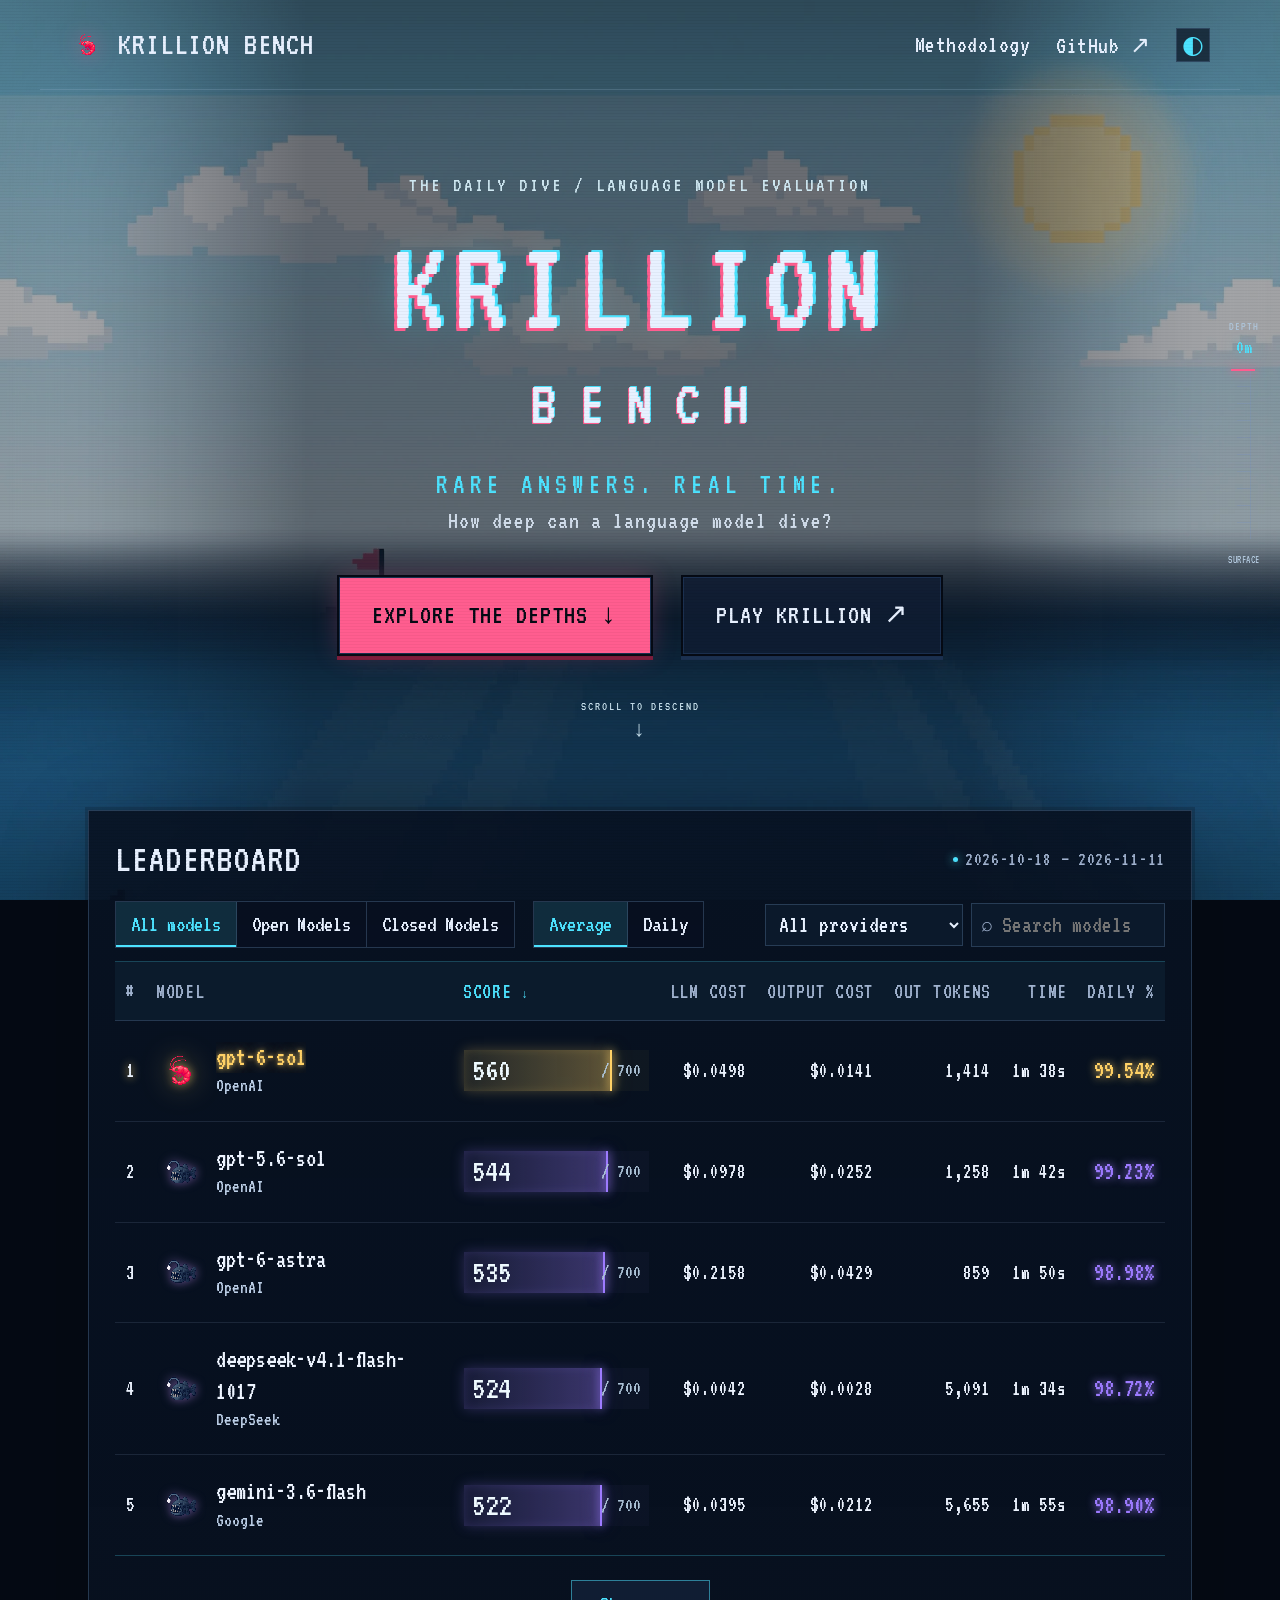
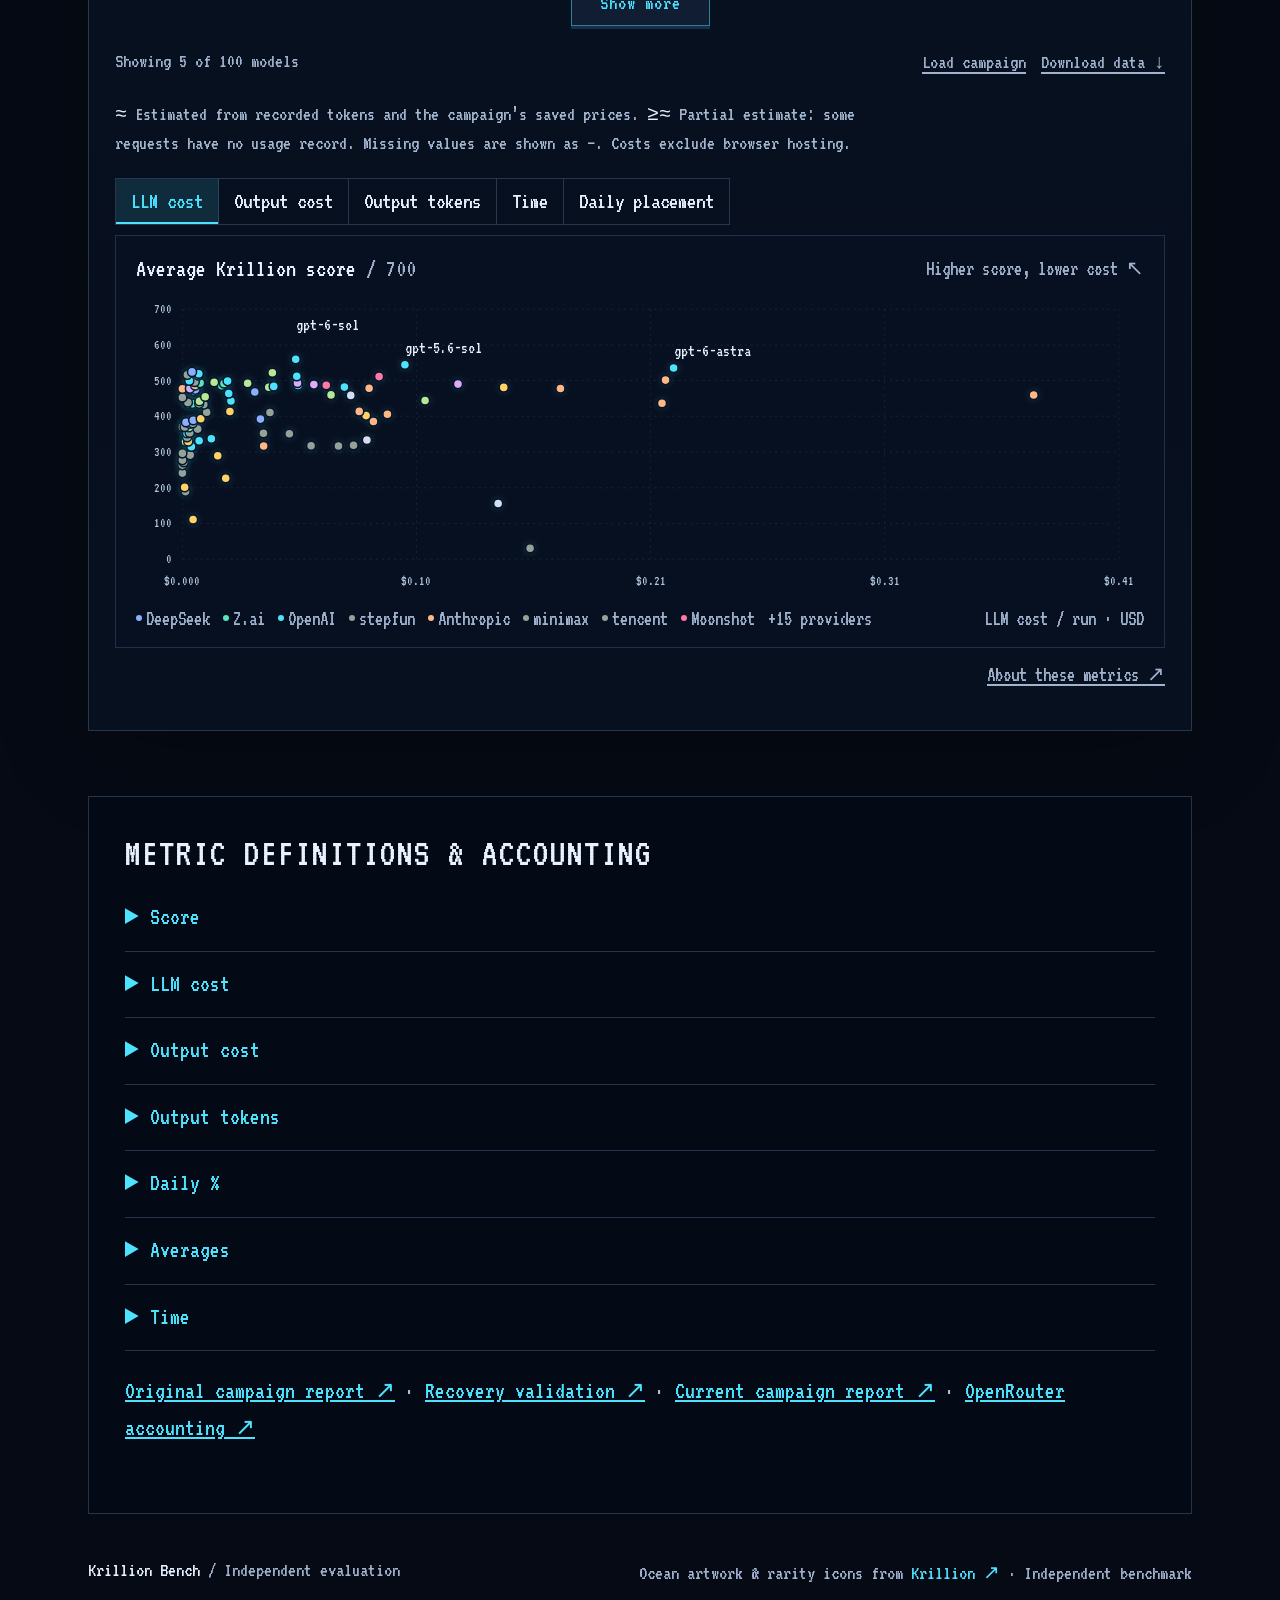
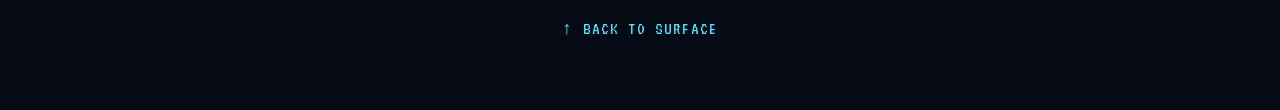
<file: index.html>
<!doctype html>
<html lang="en">
<head>
<meta charset="utf-8"><meta name="viewport" content="width=device-width, initial-scale=1">
<meta name="description" content="Krillion Bench measures language models on seven timed questions. Compare verified scores, inference costs, token usage, time, and daily placement.">
<title>Krillion Bench — The leaderboard</title>
<link rel="stylesheet" href="web/leaderboard.css?v=20261111-mobile-actions"><script src="web/leaderboard.js?v=20261110-methodology" defer></script>
</head>
<body id="top">
<div class="ocean-viewport" aria-hidden="true"><div id="ocean-world"><div class="ocean-sky"></div><div class="ocean-shallows"></div><div class="ocean-midnight"></div><div class="ocean-trench"></div><div class="ocean-life"><i class="fish fish-one"></i><i class="fish fish-two"></i><i class="fish fish-three"></i><span class="ocean-caption" style="top:1300px">── LIGHT BEGINS TO FADE</span><span class="ocean-caption right" style="top:2400px">THE MIDNIGHT ZONE ──</span><span class="ocean-caption" style="top:3650px">── THE ABYSSAL ZONE</span></div></div><div class="ocean-shade"></div></div>
<aside class="depth-hud" aria-label="Page exploration depth"><span>DEPTH</span><strong id="dive-depth">0m</strong><div class="depth-track"><i id="depth-marker"></i></div><span id="dive-zone">SURFACE</span></aside>
<a class="skip" href="#leaderboard">Skip to leaderboard</a>
<header><a class="brand" href="./" aria-label="Krillion Bench home"><img src="web/assets/images/krillion-krillion.png" alt="" width="32" height="32"><span>Krillion Bench</span></a><nav aria-label="Main"><a href="methodology.html">Methodology</a><a href="https://github.com/Anupam-Anupam/Krillion-Bench">GitHub ↗</a><button id="theme" aria-label="Reduce ocean effects" aria-pressed="false" title="Reduce ocean effects">◐</button></nav></header>
<main>
<section class="hero"><p class="eyebrow">THE DAILY DIVE / LANGUAGE MODEL EVALUATION</p><h1>KRILLION<span>BENCH</span></h1><p class="hero-tagline">RARE ANSWERS. REAL TIME.</p><p class="hero-description">How deep can a language model dive?</p><div class="hero-actions"><a class="primary" href="#leaderboard">EXPLORE THE DEPTHS ↓</a><a href="https://krillion.io/" target="_blank" rel="noreferrer" class="secondary">PLAY KRILLION ↗</a></div><p class="scroll-cue">SCROLL TO DESCEND <span>↓</span></p></section>
<section id="leaderboard" aria-labelledby="board-title"><div class="section-heading"><h2 id="board-title">Leaderboard</h2><span class="live-label"><i></i> <span id="snapshot">Loading snapshot</span></span></div>


<div class="table-toolbar"><div class="view-controls"><div class="segmented" id="model-filters" role="group" aria-label="Model weights"><button data-weights="all" aria-pressed="true">All models</button><button data-weights="open" aria-pressed="false" title="Models with publicly downloadable weights">Open Models</button><button data-weights="closed" aria-pressed="false" title="Models without a public weight repository listed">Closed Models</button></div><div class="segmented" id="view-filters" role="group" aria-label="Metric view"><button data-view="average" aria-pressed="true">Average</button><button data-view="daily" aria-pressed="false">Daily</button></div></div><div class="filters"><label class="sr-only" for="provider-filter">Provider</label><select id="provider-filter"><option value="all">All providers</option></select><label class="search"><span aria-hidden="true">⌕</span><input type="search" id="search" placeholder="Search models…" aria-label="Search models"></label></div></div>
<div class="daily-controls" id="daily-controls" hidden><span id="test-date-label">Test date</span><div class="date-picker"><button id="calendar-toggle" aria-haspopup="dialog" aria-expanded="false" aria-controls="date-calendar" aria-labelledby="test-date-label calendar-date"><span id="calendar-date"></span></button><select id="day-filter" aria-label="Test date" hidden></select><div id="date-calendar" role="dialog" aria-label="Choose a tested date" hidden><div class="calendar-heading"><button id="calendar-prev" aria-label="Previous month">‹</button><strong id="calendar-month" aria-live="polite"></strong><button id="calendar-next" aria-label="Next month">›</button></div><div class="calendar-weekdays" aria-hidden="true"><span>Su</span><span>Mo</span><span>Tu</span><span>We</span><span>Th</span><span>Fr</span><span>Sa</span></div><div id="calendar-days"></div><p class="calendar-note">Blue dates have clean tested scores.</p></div></div></div><p id="view-note" role="status"></p><p id="aggregate-note" hidden></p>
<p class="mobile-table-hint">Swipe the table for costs, tokens, time, and daily placement →</p><div class="table-scroll" tabindex="0" role="region" aria-label="Scrollable model results"><table><caption class="sr-only">Krillion benchmark results. Select a model for its answers and run details.</caption><thead><tr><th scope="col" class="rank" data-sort="rank" aria-sort="none"><button aria-label="Sort by rank"># <span></span></button></th><th scope="col" data-sort="model"><button>Model <span></span></button></th><th scope="col" data-sort="score" aria-sort="descending" class="score-column"><button>Score <span>↓</span></button></th><th scope="col" data-sort="run_cost_usd"><button>LLM cost <span></span></button></th><th scope="col" data-sort="output_cost_usd"><button>Output cost <span></span></button></th><th scope="col" data-sort="output_tokens"><button>Out tokens <span></span></button></th><th scope="col" data-sort="run_duration_s"><button>Time <span></span></button></th><th scope="col" data-sort="daily_percentile"><button>Daily % <span></span></button></th></tr></thead><tbody id="results"><tr><td colspan="8" class="empty">Loading verified results…</td></tr></tbody></table></div>
<div class="expand-results"><button id="expand-results" aria-expanded="false" aria-controls="results" hidden>Show more</button></div>
<div class="table-footer"><span id="row-count" aria-live="polite"></span><div><button id="load-button">Load campaign</button><input type="file" id="load-file" accept=".json,application/json" hidden><button id="download">Download data ↓</button></div></div><p id="load-status" role="status"></p>
<p class="data-note"><span class="estimate-mark">≈</span> Estimated from recorded tokens and the campaign’s saved prices. <span class="estimate-mark">≥≈</span> Partial estimate: some requests have no usage record. Missing values are shown as —. Costs exclude browser hosting.</p>
<div class="chart-toolbar"><div class="segmented" id="chart-metrics" aria-label="Chart horizontal axis"><button data-metric="run_cost_usd" aria-pressed="true">LLM cost</button><button data-metric="output_cost_usd" aria-pressed="false">Output cost</button><button data-metric="output_tokens" aria-pressed="false">Output tokens</button><button data-metric="run_duration_s" aria-pressed="false">Time</button><button data-metric="daily_percentile" aria-pressed="false">Daily placement</button></div></div>
<div class="plot-card"><div class="plot-heading"><strong>Average Krillion score <span>/ 700</span></strong><span id="plot-direction">Higher score, lower cost ↖</span></div><div id="chart" aria-label="Average metric comparison chart"></div><div class="plot-foot"><div id="legend"></div><span id="axis-label"></span></div><div id="chart-tooltip" role="status" hidden></div></div>
<div class="metric-help"><button id="metric-info">About these metrics ↗</button></div>
</section>
<section id="metric-definitions" aria-labelledby="definitions-title"><h2 id="definitions-title">Metric definitions &amp; accounting</h2><div class="definitions"><details class="metric-definition"><summary>Score</summary><p>the game’s verified total across seven rounds, out of 700. Genuine zero scores count. Average scores use available clean games; missing games are excluded, so date coverage can vary between models.</p></details><details class="metric-definition"><summary>LLM cost</summary><p>account charge reported in API usage when available; otherwise an estimate from per-call input/output tokens and frozen catalog prices, with known cache pricing. Missing or cancelled calls make accounting partial. Model routing and provider pricing can differ from catalog estimates.</p></details><details class="metric-definition"><summary>Output cost</summary><p>provider-reported output component when available, otherwise output tokens × the saved output rate. The provider component is labeled in run details and need not sum to the account’s total charge. Reasoning tokens are already included in output tokens and are never added twice.</p></details><details class="metric-definition"><summary>Output tokens</summary><p>recorded completion tokens, including reasoning tokens when included by the provider. Missing usage stays unavailable; partial recorded totals carry a lower-bound marker.</p></details><details class="metric-definition"><summary>Daily %</summary><p>Krillion’s “better than” comparison at capture time. This is not score ÷ 700 or a percentile within this leaderboard.</p></details><details class="metric-definition"><summary>Averages</summary><p>each metric uses its available numeric samples. Complete accounting samples enter cost and token means; Daily can show partial recorded totals with ≥. Missing values are never assumed to be zero.</p></details><details class="metric-definition"><summary>Time</summary><p>total elapsed run time, including browser setup, inference, transitions, and cleanup. The details also show time spent waiting on model calls.</p></details><p><a href="https://github.com/Anupam-Anupam/Krillion-Bench/blob/main/history/top100/TOP100-REPORT.md">Original campaign report ↗</a> · <a href="https://github.com/Anupam-Anupam/Krillion-Bench/blob/main/history/recovery/RECOVERY-REPORT.md">Recovery validation ↗</a> · <a href="https://github.com/Anupam-Anupam/Krillion-Bench/blob/main/history/continuation/CONTINUATION-REPORT.md">Current campaign report ↗</a> · <a href="https://openrouter.ai/docs/cookbook/administration/usage-accounting">OpenRouter accounting ↗</a></p></div></section>
<footer><span>Krillion Bench <span class="muted">/ Independent evaluation</span></span><span>Ocean artwork &amp; rarity icons from <a href="https://krillion.io/">Krillion ↗</a> · Independent benchmark</span></footer>
<a class="back-surface" href="#top" aria-label="Back to surface">↑ BACK TO SURFACE</a></main>
<dialog id="run-dialog" aria-labelledby="detail-title"><div class="dialog-header"><span class="eyebrow">DIVE LOG</span><button id="close-dialog" aria-label="Close run details">✕</button></div><div id="detail-content"></div></dialog>
</body></html>
</file>
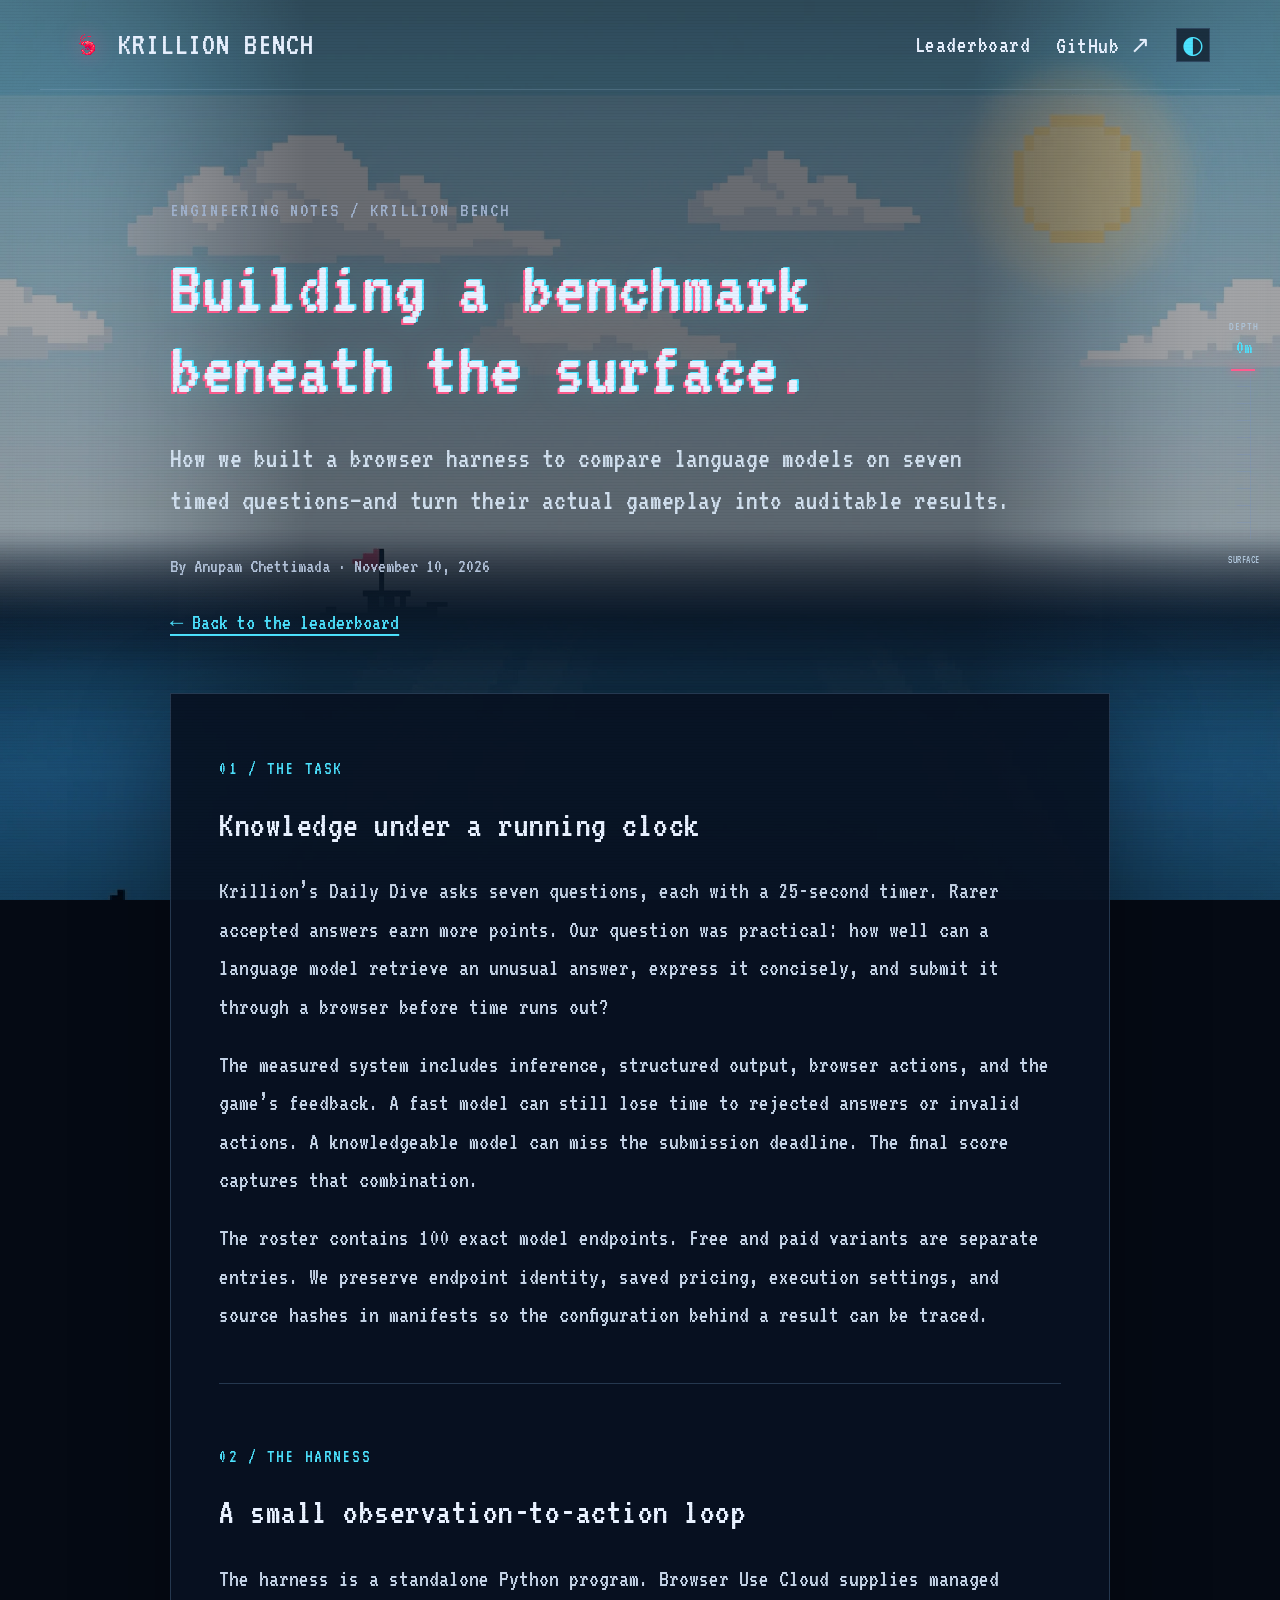
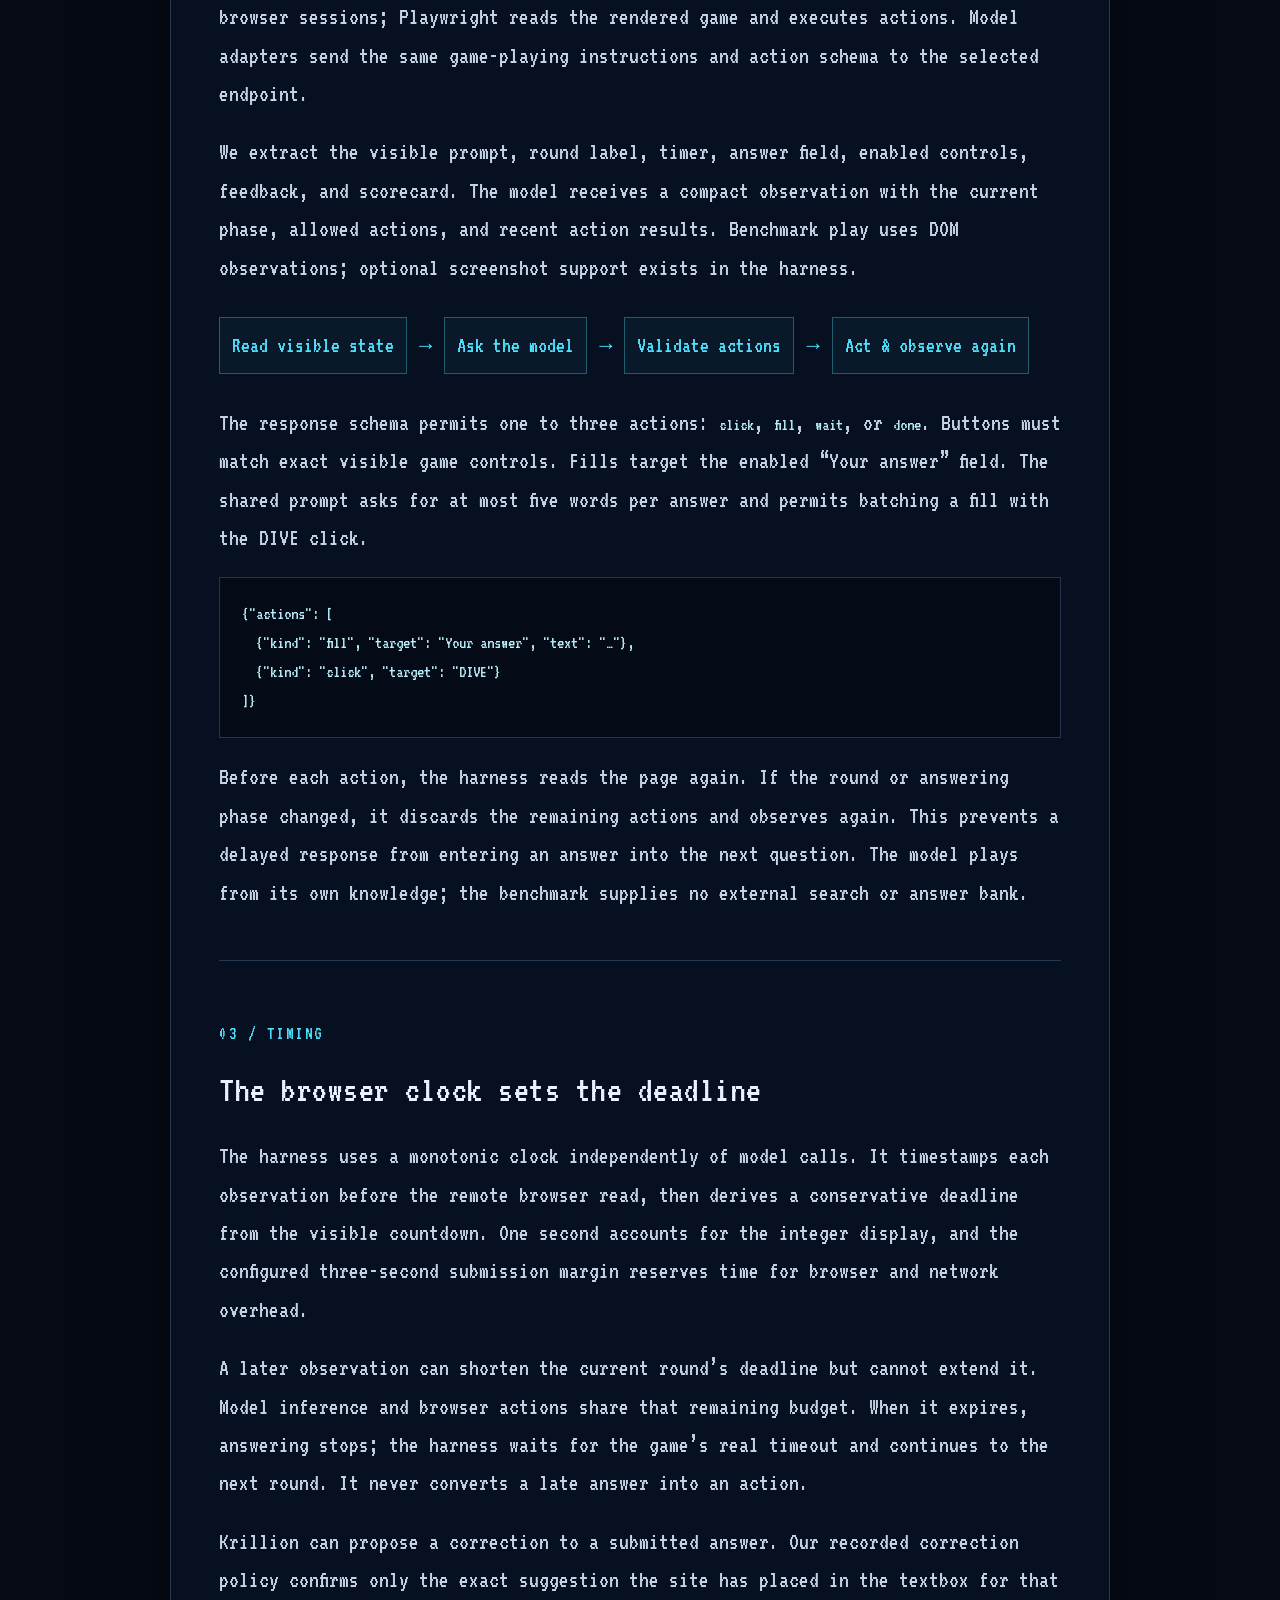
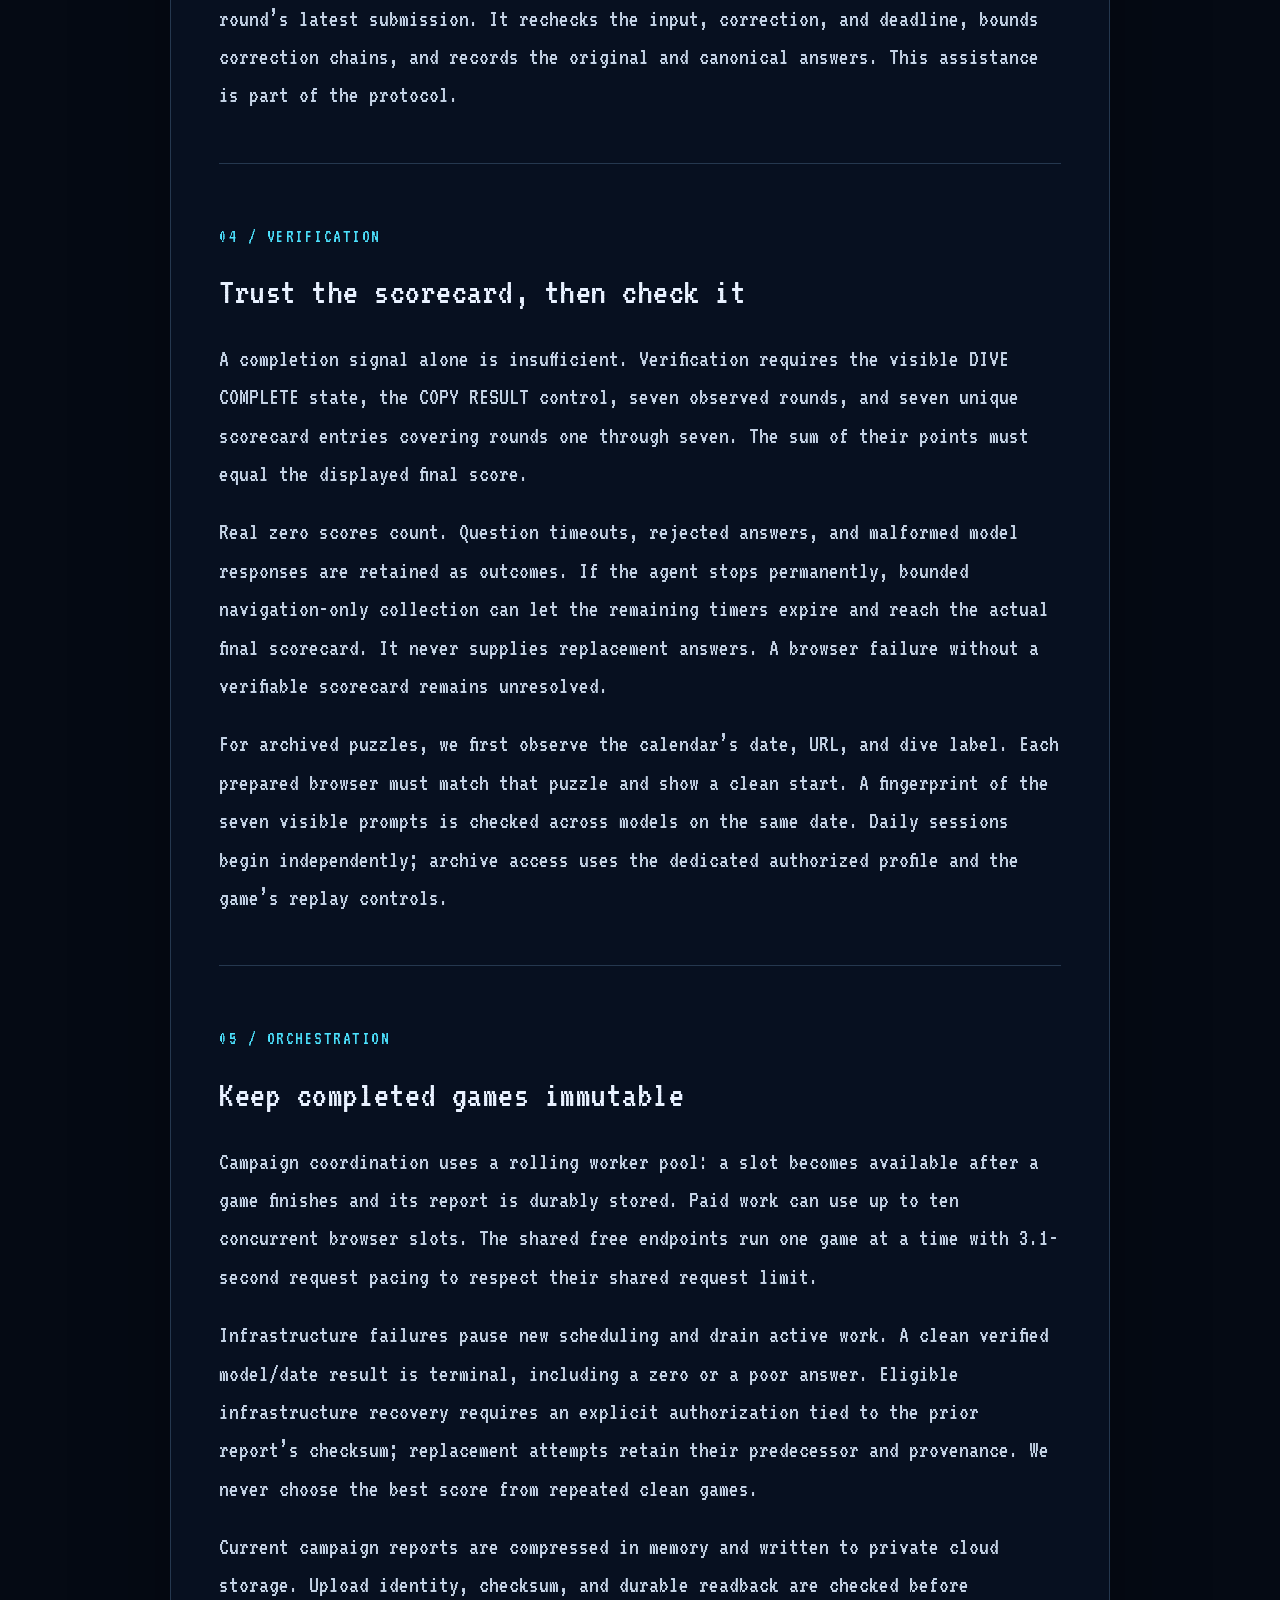
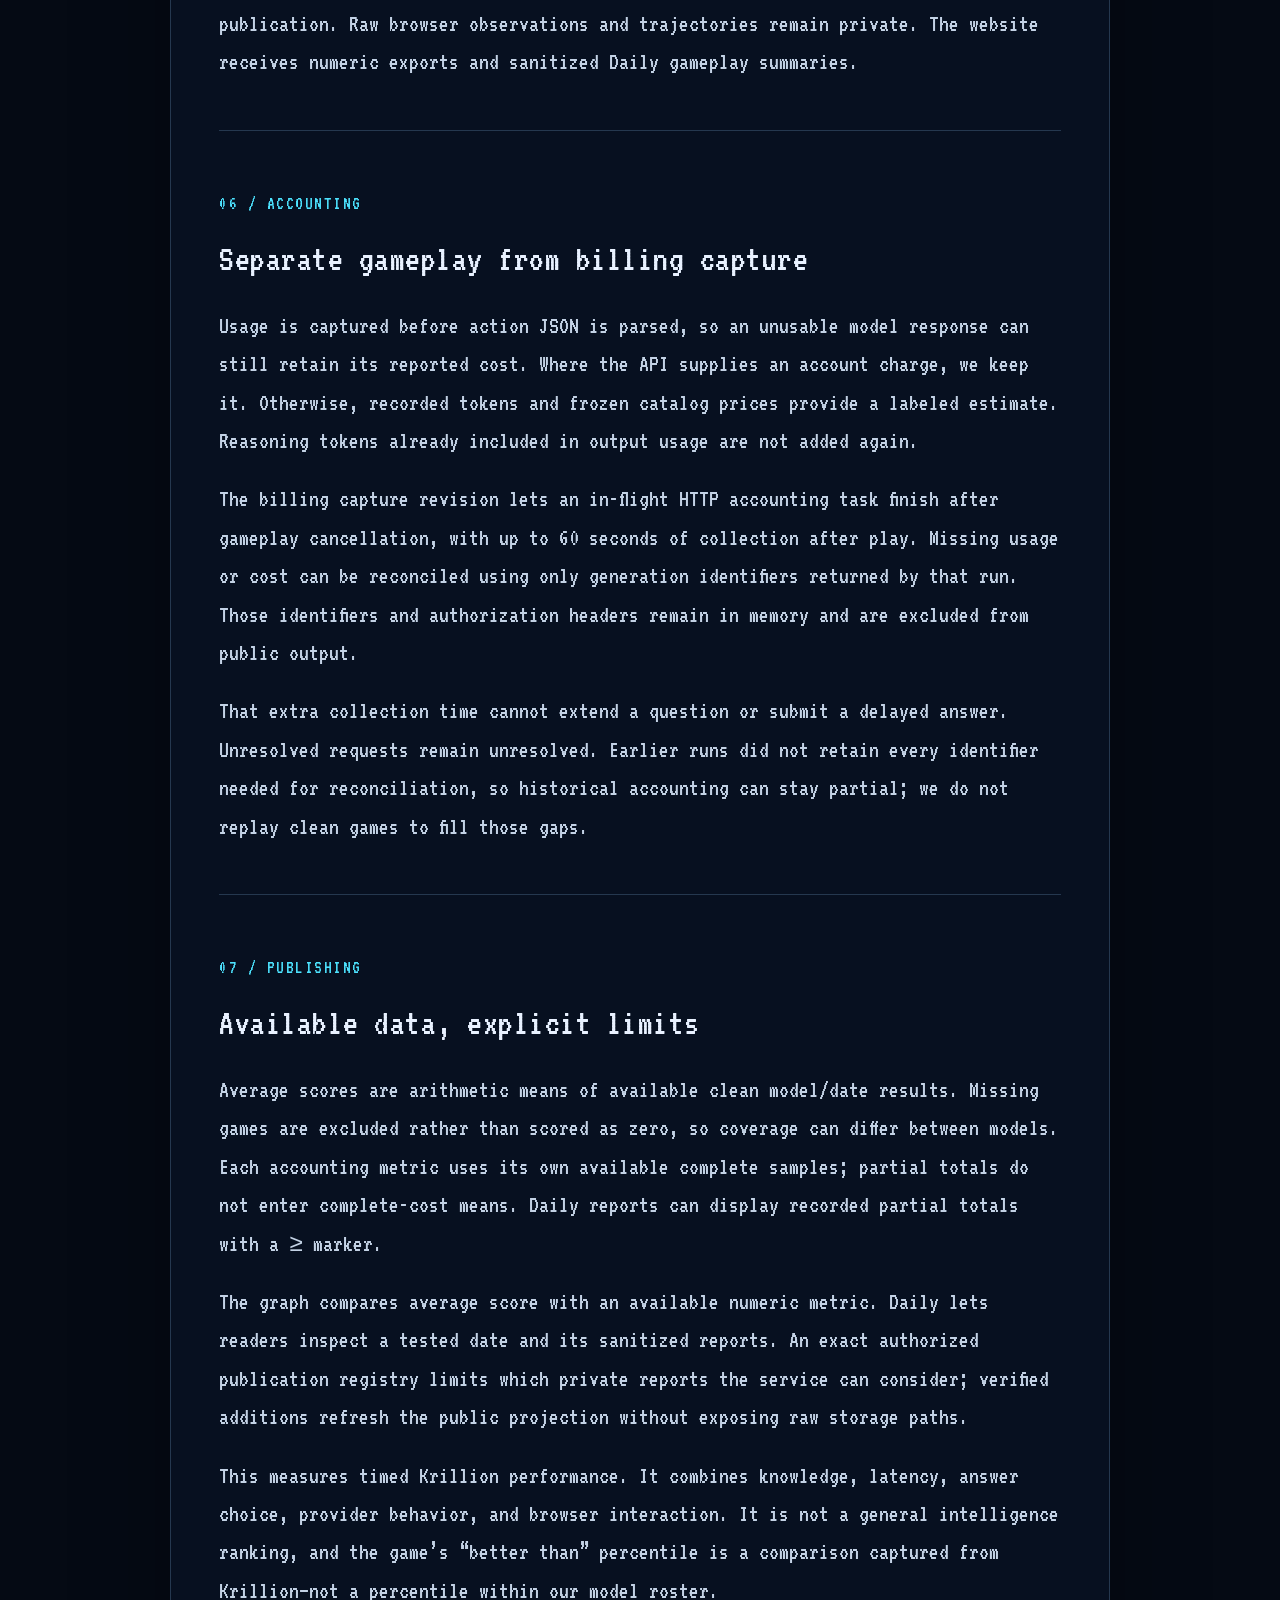
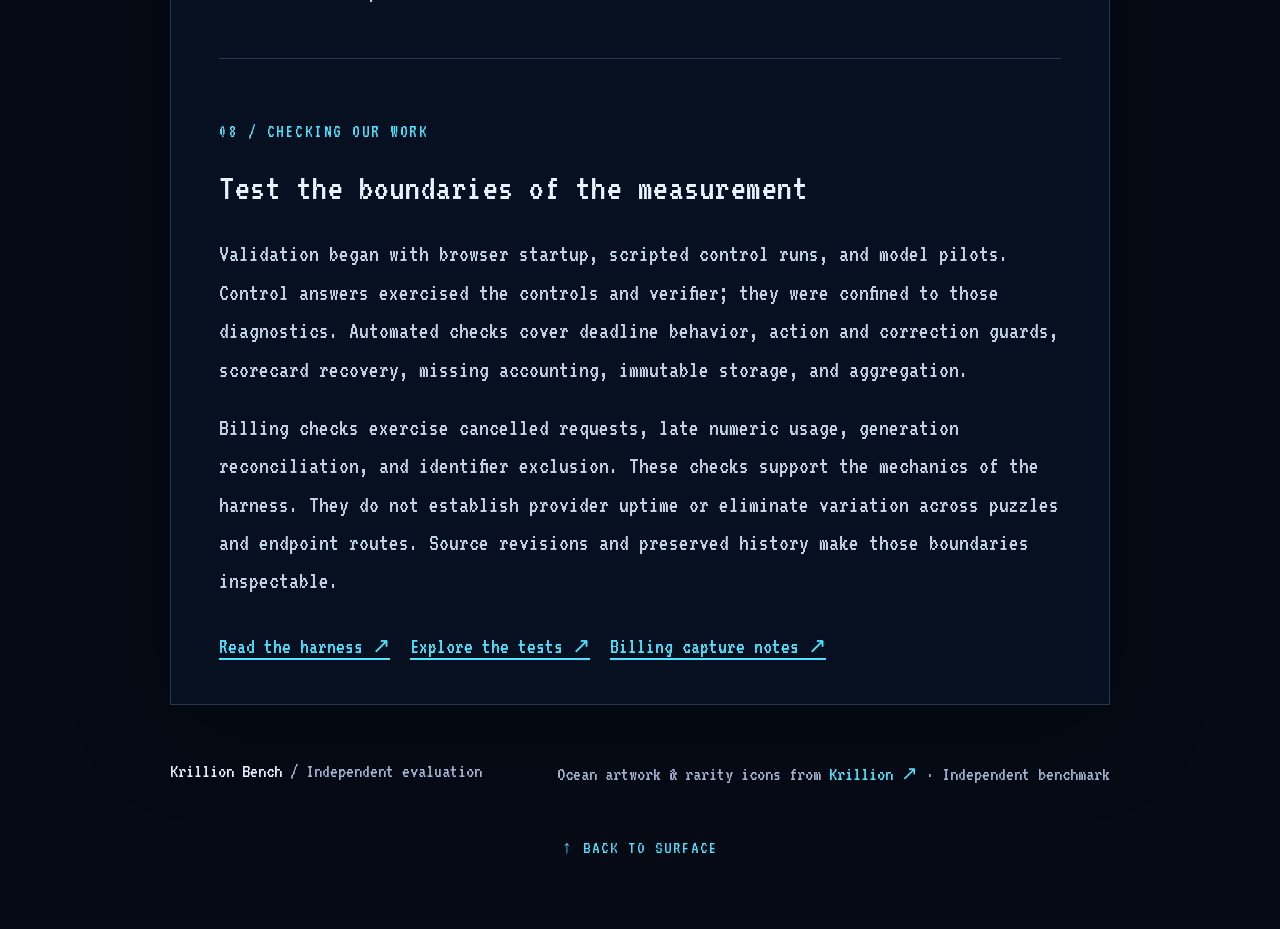
<file: methodology.html>
<!doctype html>
<html lang="en"><head><meta charset="utf-8"><meta name="viewport" content="width=device-width, initial-scale=1"><meta name="description" content="The engineering approach behind Krillion Bench: browser actions, deadlines, scorecard verification, private reports, and model accounting."><title>Building Krillion Bench — Methodology</title><link rel="stylesheet" href="web/leaderboard.css?v=20261111-softer-header"><script src="web/ocean.js?v=20261110-methodology" defer></script></head><body id="top" class="methodology-page"><div class="ocean-viewport" aria-hidden="true"><div id="ocean-world"><div class="ocean-sky"></div><div class="ocean-shallows"></div><div class="ocean-midnight"></div><div class="ocean-trench"></div><div class="ocean-life"><i class="fish fish-one"></i><i class="fish fish-two"></i><i class="fish fish-three"></i><span class="ocean-caption" style="top:1300px">── LIGHT BEGINS TO FADE</span><span class="ocean-caption right" style="top:2400px">THE MIDNIGHT ZONE ──</span><span class="ocean-caption" style="top:3650px">── THE ABYSSAL ZONE</span></div></div><div class="ocean-shade"></div></div>
<aside class="depth-hud" aria-label="Page exploration depth"><span>DEPTH</span><strong id="dive-depth">0m</strong><div class="depth-track"><i id="depth-marker"></i></div><span id="dive-zone">SURFACE</span></aside>
<a class="skip" href="#technical-process">Skip to technical process</a><header><a class="brand" href="./" aria-label="Krillion Bench home"><img src="web/assets/images/krillion-krillion.png" alt="" width="32" height="32"><span>Krillion Bench</span></a><nav aria-label="Main"><a href="./#leaderboard">Leaderboard</a><a href="https://github.com/Anupam-Anupam/Krillion-Bench">GitHub ↗</a><button id="theme" aria-label="Reduce ocean effects" aria-pressed="false" title="Reduce ocean effects">◐</button></nav></header><main id="technical-process">
<section class="article-intro">
<p class="eyebrow">ENGINEERING NOTES / KRILLION BENCH</p>
<h1>Building a benchmark<br>beneath the surface.</h1>
<p class="article-deck">How we built a browser harness to compare language models on seven timed questions—and turn their actual gameplay into auditable results.</p>
<p class="article-byline">By Anupam Chettimada · November 10, 2026</p>
<a class="article-back" href="./#leaderboard">← Back to the leaderboard</a>
</section>
<article class="technical-article" aria-label="Benchmark methodology">
<section><p class="method-number">01 / THE TASK</p><h2>Knowledge under a running clock</h2>
<p>Krillion’s Daily Dive asks seven questions, each with a 25-second timer. Rarer accepted answers earn more points. Our question was practical: how well can a language model retrieve an unusual answer, express it concisely, and submit it through a browser before time runs out?</p>
<p>The measured system includes inference, structured output, browser actions, and the game’s feedback. A fast model can still lose time to rejected answers or invalid actions. A knowledgeable model can miss the submission deadline. The final score captures that combination.</p>
<p>The roster contains 100 exact model endpoints. Free and paid variants are separate entries. We preserve endpoint identity, saved pricing, execution settings, and source hashes in manifests so the configuration behind a result can be traced.</p></section>
<section><p class="method-number">02 / THE HARNESS</p><h2>A small observation-to-action loop</h2>
<p>The harness is a standalone Python program. Browser Use Cloud supplies managed browser sessions; Playwright reads the rendered game and executes actions. Model adapters send the same game-playing instructions and action schema to the selected endpoint.</p>
<p>We extract the visible prompt, round label, timer, answer field, enabled controls, feedback, and scorecard. The model receives a compact observation with the current phase, allowed actions, and recent action results. Benchmark play uses DOM observations; optional screenshot support exists in the harness.</p>
<div class="process-flow" aria-label="Harness action loop"><span>Read visible state</span><b>→</b><span>Ask the model</span><b>→</b><span>Validate actions</span><b>→</b><span>Act &amp; observe again</span></div>
<p>The response schema permits one to three actions: <code>click</code>, <code>fill</code>, <code>wait</code>, or <code>done</code>. Buttons must match exact visible game controls. Fills target the enabled “Your answer” field. The shared prompt asks for at most five words per answer and permits batching a fill with the DIVE click.</p>
<pre><code>{"actions": [
  {"kind": "fill", "target": "Your answer", "text": "…"},
  {"kind": "click", "target": "DIVE"}
]}</code></pre>
<p>Before each action, the harness reads the page again. If the round or answering phase changed, it discards the remaining actions and observes again. This prevents a delayed response from entering an answer into the next question. The model plays from its own knowledge; the benchmark supplies no external search or answer bank.</p></section>
<section><p class="method-number">03 / TIMING</p><h2>The browser clock sets the deadline</h2>
<p>The harness uses a monotonic clock independently of model calls. It timestamps each observation before the remote browser read, then derives a conservative deadline from the visible countdown. One second accounts for the integer display, and the configured three-second submission margin reserves time for browser and network overhead.</p>
<p>A later observation can shorten the current round’s deadline but cannot extend it. Model inference and browser actions share that remaining budget. When it expires, answering stops; the harness waits for the game’s real timeout and continues to the next round. It never converts a late answer into an action.</p>
<p>Krillion can propose a correction to a submitted answer. Our recorded correction policy confirms only the exact suggestion the site has placed in the textbox for that round’s latest submission. It rechecks the input, correction, and deadline, bounds correction chains, and records the original and canonical answers. This assistance is part of the protocol.</p></section>
<section><p class="method-number">04 / VERIFICATION</p><h2>Trust the scorecard, then check it</h2>
<p>A completion signal alone is insufficient. Verification requires the visible DIVE COMPLETE state, the COPY RESULT control, seven observed rounds, and seven unique scorecard entries covering rounds one through seven. The sum of their points must equal the displayed final score.</p>
<p>Real zero scores count. Question timeouts, rejected answers, and malformed model responses are retained as outcomes. If the agent stops permanently, bounded navigation-only collection can let the remaining timers expire and reach the actual final scorecard. It never supplies replacement answers. A browser failure without a verifiable scorecard remains unresolved.</p>
<p>For archived puzzles, we first observe the calendar’s date, URL, and dive label. Each prepared browser must match that puzzle and show a clean start. A fingerprint of the seven visible prompts is checked across models on the same date. Daily sessions begin independently; archive access uses the dedicated authorized profile and the game’s replay controls.</p></section>
<section><p class="method-number">05 / ORCHESTRATION</p><h2>Keep completed games immutable</h2>
<p>Campaign coordination uses a rolling worker pool: a slot becomes available after a game finishes and its report is durably stored. Paid work can use up to ten concurrent browser slots. The shared free endpoints run one game at a time with 3.1-second request pacing to respect their shared request limit.</p>
<p>Infrastructure failures pause new scheduling and drain active work. A clean verified model/date result is terminal, including a zero or a poor answer. Eligible infrastructure recovery requires an explicit authorization tied to the prior report’s checksum; replacement attempts retain their predecessor and provenance. We never choose the best score from repeated clean games.</p>
<p>Current campaign reports are compressed in memory and written to private cloud storage. Upload identity, checksum, and durable readback are checked before publication. Raw browser observations and trajectories remain private. The website receives numeric exports and sanitized Daily gameplay summaries.</p></section>
<section><p class="method-number">06 / ACCOUNTING</p><h2>Separate gameplay from billing capture</h2>
<p>Usage is captured before action JSON is parsed, so an unusable model response can still retain its reported cost. Where the API supplies an account charge, we keep it. Otherwise, recorded tokens and frozen catalog prices provide a labeled estimate. Reasoning tokens already included in output usage are not added again.</p>
<p>The billing capture revision lets an in-flight HTTP accounting task finish after gameplay cancellation, with up to 60 seconds of collection after play. Missing usage or cost can be reconciled using only generation identifiers returned by that run. Those identifiers and authorization headers remain in memory and are excluded from public output.</p>
<p>That extra collection time cannot extend a question or submit a delayed answer. Unresolved requests remain unresolved. Earlier runs did not retain every identifier needed for reconciliation, so historical accounting can stay partial; we do not replay clean games to fill those gaps.</p></section>
<section><p class="method-number">07 / PUBLISHING</p><h2>Available data, explicit limits</h2>
<p>Average scores are arithmetic means of available clean model/date results. Missing games are excluded rather than scored as zero, so coverage can differ between models. Each accounting metric uses its own available complete samples; partial totals do not enter complete-cost means. Daily reports can display recorded partial totals with a ≥ marker.</p>
<p>The graph compares average score with an available numeric metric. Daily lets readers inspect a tested date and its sanitized reports. An exact authorized publication registry limits which private reports the service can consider; verified additions refresh the public projection without exposing raw storage paths.</p>
<p>This measures timed Krillion performance. It combines knowledge, latency, answer choice, provider behavior, and browser interaction. It is not a general intelligence ranking, and the game’s “better than” percentile is a comparison captured from Krillion—not a percentile within our model roster.</p></section>
<section><p class="method-number">08 / CHECKING OUR WORK</p><h2>Test the boundaries of the measurement</h2>
<p>Validation began with browser startup, scripted control runs, and model pilots. Control answers exercised the controls and verifier; they were confined to those diagnostics. Automated checks cover deadline behavior, action and correction guards, scorecard recovery, missing accounting, immutable storage, and aggregation.</p>
<p>Billing checks exercise cancelled requests, late numeric usage, generation reconciliation, and identifier exclusion. These checks support the mechanics of the harness. They do not establish provider uptime or eliminate variation across puzzles and endpoint routes. Source revisions and preserved history make those boundaries inspectable.</p>
<div class="source-links"><a href="https://github.com/Anupam-Anupam/Krillion-Bench/tree/main/harness">Read the harness ↗</a><a href="https://github.com/Anupam-Anupam/Krillion-Bench/tree/main/tests">Explore the tests ↗</a><a href="https://github.com/Anupam-Anupam/Krillion-Bench/blob/main/docs/billing-capture.md">Billing capture notes ↗</a></div></section>
</article>
<footer><span>Krillion Bench <span class="muted">/ Independent evaluation</span></span><span>Ocean artwork &amp; rarity icons from <a href="https://krillion.io/">Krillion ↗</a> · Independent benchmark</span></footer><a class="back-surface" href="#top">↑ BACK TO SURFACE</a></main></body></html>
</file>
<file: web/leaderboard.css>
:root{color-scheme:light;--bg:#fff;--fg:#151716;--muted:#727873;--line:#e1e5e2;--soft:#f5f7f5;--accent:#23725b;--bar:#e0eee6;--warn:#986440;--shadow:0 16px 70px #12251b20}*{box-sizing:border-box}html{scroll-behavior:smooth;scroll-padding-top:85px}body{margin:0;background:var(--bg);color:var(--fg);font-family:Arial,Helvetica,sans-serif;font-size:14px;line-height:1.5}body.dark{color-scheme:dark;--bg:#131715;--fg:#edf1ed;--muted:#a2aaa5;--line:#343c36;--soft:#1d241f;--accent:#8bc7a8;--bar:#2e493b;--warn:#e6ad7d;--shadow:0 16px 70px #0006}a{color:inherit;text-decoration:none}a:hover{text-decoration:underline}button,input,select{font:inherit;color:inherit}button,select{cursor:pointer}button{border:0;background:none}button:focus-visible,a:focus-visible,input:focus-visible,select:focus-visible,summary:focus-visible{outline:2px solid var(--accent);outline-offset:4px}header{height:65px;border-bottom:1px solid var(--line);display:flex;align-items:center;justify-content:space-between;padding:0 max(32px,calc((100vw - 1200px)/2));background:var(--bg)}.brand{font-weight:600;font-size:18px;display:flex;align-items:center;gap:15px;letter-spacing:-.5px}.brand svg{width:30px;height:30px;stroke:var(--accent);fill:none;stroke-width:2.6}nav{display:flex;align-items:center;gap:28px;color:var(--muted);font-size:13px}#theme{font-size:24px;color:var(--fg);padding:0 5px}main{max-width:1120px;margin:auto;padding:0 24px}.hero{padding:76px 0 60px}.hero-top{display:flex;justify-content:space-between;align-items:center;gap:30px;border-bottom:1px solid var(--line);padding-bottom:32px}.eyebrow{font-family:ui-monospace,SFMono-Regular,Consolas,monospace;font-size:10px;letter-spacing:1.3px;color:var(--muted)}h1{font-size:clamp(44px,5.6vw,72px);line-height:1.12;letter-spacing:-4px;margin:16px 0 0;font-weight:500}h1>span:first-child{font-weight:300;color:var(--muted);margin-left:13px}.dot{color:var(--accent)}.facts{font:12px/1.8 ui-monospace,SFMono-Regular,monospace;min-width:183px;margin:22px 0 0}.facts div{display:flex;justify-content:space-between;gap:36px}.facts dt{color:var(--muted)}.facts dd{margin:0}.hero-bottom{display:flex;align-items:center;justify-content:space-between;padding-top:24px}.hero-bottom p{font-size:19px;line-height:1.6;margin:0}.hero-bottom p span{font-size:16px;color:var(--muted)}.hero-actions{display:flex;gap:9px}.primary,.secondary{padding:11px 17px;font-size:12px;border:1px solid var(--line)}.primary{background:var(--fg);color:var(--bg);border-color:var(--fg)}.primary span{margin-left:20px}.section-heading{display:flex;justify-content:space-between;align-items:center;gap:20px;margin-bottom:23px}h2{font-size:23px;font-weight:500;letter-spacing:-.8px;margin:0}.live-label{font:11px ui-monospace,monospace;color:var(--muted);display:flex;align-items:center;gap:7px}.live-label i{width:5px;height:5px;border-radius:50%;background:var(--accent)}.chart-toolbar{display:flex;align-items:center;justify-content:space-between;gap:10px;margin-bottom:10px}.segmented{display:inline-flex;border:1px solid var(--line)}.segmented button{padding:6px 11px;font-size:11px;border-right:1px solid var(--line);white-space:nowrap}.segmented button:last-child{border-right:0}.segmented button[aria-pressed=true]{background:var(--fg);color:var(--bg)}.muted{color:var(--muted)}#chart-count{font:11px ui-monospace,monospace}.plot-card{border:1px solid var(--line);padding:20px 22px 12px;position:relative}.plot-heading{display:flex;justify-content:space-between;font-size:12px;margin-bottom:4px}.plot-heading strong{font-weight:600}.plot-heading strong span{color:var(--muted);font-weight:400}.plot-heading>span{font:italic 11px Georgia,serif;color:var(--muted)}#chart svg{display:block;width:100%;height:auto;min-height:200px;max-height:340px;overflow:visible}.gridline{stroke:var(--line);stroke-width:1}.axis-text{fill:var(--muted);font:11px ui-monospace,monospace}.dot-label{fill:var(--fg);font:11px Arial,sans-serif;paint-order:stroke;stroke:var(--bg);stroke-width:4px;stroke-linejoin:round}.plot-point{cursor:pointer;stroke:var(--bg);stroke-width:1.5;transition:r .1s}.plot-point:hover,.plot-point:focus{r:7;stroke:var(--fg);stroke-width:1.5;outline:none}.plot-foot{display:flex;align-items:center;justify-content:space-between;color:var(--muted);font-size:10px;padding-top:6px;gap:16px}#legend{display:flex;gap:13px;flex-wrap:wrap}#legend span{display:inline-flex;align-items:center;gap:4px}#legend i{width:6px;height:6px;border-radius:50%}#axis-label{white-space:nowrap;font-family:ui-monospace,monospace}#chart-tooltip{position:absolute;right:24px;top:44px;padding:12px 16px;background:var(--bg);border:1px solid var(--line);box-shadow:var(--shadow);font-size:12px;pointer-events:none;max-width:300px;z-index:2}.summary-strip{display:flex;align-items:center;gap:24px;padding:15px 0 30px;color:var(--muted);font-size:11px}.summary-strip strong{color:var(--fg);font-weight:500}.summary-strip button{margin-left:auto;padding:0;color:var(--muted);font-size:11px;text-decoration:underline;text-underline-offset:3px}.table-toolbar{display:flex;align-items:center;justify-content:space-between;gap:12px;margin-bottom:13px}.filters{display:flex;gap:8px;align-items:center}select{border:1px solid var(--line);background:var(--bg);padding:7px 25px 7px 9px;font-size:11px;max-width:160px;border-radius:0}.search{display:flex;align-items:center;border:1px solid var(--line);padding:2px 9px;gap:7px}.search span{font-size:20px;color:var(--muted)}input[type=search]{border:0;background:none;width:155px;font-size:12px;outline:none;min-width:0}.table-scroll{overflow-x:auto;border-top:1px solid var(--line);border-bottom:1px solid var(--line)}table{width:100%;border-collapse:collapse;font-variant-numeric:tabular-nums;white-space:nowrap}th{font:10px/1.4 ui-monospace,SFMono-Regular,monospace;text-transform:uppercase;letter-spacing:.5px;color:var(--muted);text-align:right;padding:13px 8px;border-bottom:1px solid var(--line)}th button{text-transform:inherit;font:inherit;letter-spacing:inherit;padding:0}th button span{font-size:12px}th:nth-child(2){text-align:left}th.score-column{width:23%;text-align:left;color:var(--fg)}th.rank{width:36px;text-align:left}td{padding:14px 8px;border-bottom:1px solid var(--line);text-align:right;font:12px ui-monospace,SFMono-Regular,monospace}tbody tr:last-child td{border-bottom:0}tbody tr:hover{background:var(--soft)}td.rank{color:var(--muted);font-size:11px;text-align:left}td.model-cell{text-align:left;width:29%;max-width:280px;font-family:Arial,Helvetica,sans-serif}.model-button{display:flex;align-items:center;gap:9px;text-align:left;padding:0;width:100%}.model-button .model-name{max-width:245px;overflow:hidden;text-overflow:ellipsis;font-size:12px;font-weight:500}.provider-dot{width:7px;height:7px;border-radius:50%;flex-shrink:0}.variant{color:var(--muted);font-size:10px;display:block;line-height:1.7}.score-cell{position:relative;text-align:left;padding-right:15px}.score-bar{height:25px;position:relative;background:var(--soft);min-width:170px}.score-fill{position:absolute;inset:0 auto 0 0;background:var(--bar);border-right:2px solid var(--accent)}.score-value{position:relative;z-index:1;display:flex;justify-content:space-between;padding:4px 9px;line-height:17px;font-weight:600;font-size:13px}.score-value small{font-size:10px;font-weight:400;color:var(--muted)}tr.incomplete td{color:var(--muted)}.incomplete-label{display:flex;align-items:center;gap:7px;font:11px Arial,sans-serif;color:var(--warn)}.incomplete-label small{font-size:10px;color:var(--muted)}.cost-estimate{color:var(--muted)}.daily{color:var(--accent);font-weight:500}.table-footer{display:flex;justify-content:space-between;padding-top:13px;color:var(--muted);font-size:11px}.table-footer button{font-size:11px;margin-left:15px;padding:0;text-decoration:underline;text-underline-offset:4px}.data-note{font-size:11px;color:var(--muted);max-width:800px;margin-top:23px;line-height:1.8}.estimate-mark{color:var(--fg);font-family:ui-monospace,monospace}.empty{padding:45px;text-align:center;font-family:Arial,sans-serif;color:var(--muted)}#methodology{margin-top:70px;padding-top:32px;border-top:1px solid var(--line)}.method-grid{display:grid;grid-template-columns:repeat(3,1fr);gap:35px;margin-top:30px}.method-number{font:10px ui-monospace,monospace;color:var(--muted);letter-spacing:1px}h3{font-size:21px;font-weight:500;letter-spacing:-.5px;margin:14px 0 9px}.method-grid p{font-size:12px;color:var(--muted);line-height:1.8}details{border-top:1px solid var(--line);border-bottom:1px solid var(--line);padding:17px 0;margin-top:25px}summary{cursor:pointer;font-size:12px}.definitions{max-width:800px;font-size:12px;line-height:1.8;color:var(--muted);padding:8px 0}.definitions strong{color:var(--fg)}.definitions a{text-decoration:underline}footer{display:flex;justify-content:space-between;color:var(--muted);font-size:10px;padding:28px 0 40px;margin-top:18px}footer>span:first-child{color:var(--fg)}dialog{color:var(--fg);background:var(--bg);width:min(780px,calc(100vw - 32px));max-height:90vh;padding:25px 30px;border:1px solid var(--line);box-shadow:var(--shadow)}dialog::backdrop{background:#0c171580;backdrop-filter:blur(3px)}.dialog-header{display:flex;justify-content:space-between;align-items:center}.dialog-header button{font-size:20px}#detail-title{font-size:27px;letter-spacing:-1px;overflow-wrap:anywhere;margin:15px 0 4px}.detail-id{font:11px ui-monospace,monospace;color:var(--muted);overflow-wrap:anywhere}.detail-metrics{display:grid;grid-template-columns:repeat(3,1fr);gap:20px;padding:24px 0;border-bottom:1px solid var(--line)}.detail-metrics dt{font:10px ui-monospace,monospace;color:var(--muted);margin-bottom:6px}.detail-metrics dd{margin:0;font-size:18px}.detail-metrics dd small{font-size:10px;color:var(--muted);display:block}.detail-notes{font-size:11px;line-height:1.8;color:var(--muted)}.round-detail{margin-top:24px;padding-top:20px;border-top:1px solid var(--line)}.round-detail h3{font-size:15px;letter-spacing:0;margin:8px 0 15px}.round-meta{display:flex;justify-content:space-between;color:var(--muted);font:10px ui-monospace,monospace}.round-detail table{white-space:normal}.round-detail td{font:11px/1.6 Arial,sans-serif;text-align:left;padding:8px}.round-detail th{text-align:left;padding:7px 8px}.round-detail td:first-child{width:40%}.accepted{color:var(--accent)}.rejected{color:var(--warn)}.sr-only{position:absolute;width:1px;height:1px;padding:0;overflow:hidden;clip:rect(0,0,0,0);white-space:nowrap;border:0}.skip{position:absolute;left:-1000px}.skip:focus{left:10px;top:10px;z-index:99;background:var(--bg);padding:8px}#load-status:empty{display:none}#load-status{font-size:12px;color:var(--warn)}
@media(min-width:1450px){main{max-width:1200px}.hero{padding-top:90px}h1{font-size:78px}.model-button .model-name{max-width:285px}}
@media(max-width:760px){header{height:58px;padding:0 20px}nav{gap:15px;font-size:11px}.brand{font-size:15px;gap:8px}.brand svg{width:24px}main{padding:0 20px}.hero{padding:42px 0 42px}h1{font-size:46px;letter-spacing:-2.5px}h1>span:first-child{margin-left:8px}.hero-top{gap:22px;align-items:flex-start;flex-direction:column;padding-bottom:23px}.facts{display:flex;gap:18px;min-width:0;width:100%;font-size:10px;margin:0}.facts div{display:block;flex:1}.facts dd{font-size:17px;margin-top:3px}.facts dt{white-space:nowrap;font-size:9px}.hero-bottom{display:block}.hero-bottom p{font-size:17px}.hero-bottom p span{font-size:13px}.hero-actions{margin-top:20px}.section-heading{align-items:flex-start;gap:10px}h2{font-size:22px}.live-label{font-size:9px;padding-top:7px}.chart-toolbar{display:block;overflow:auto}.segmented button{padding:7px 9px;font-size:10px}#chart-count{display:block;margin-top:8px;font-size:10px}.plot-card{padding:15px 12px}.plot-heading{font-size:11px}.plot-heading>span{font-size:10px}#chart svg{min-height:160px}.plot-foot{display:block}#axis-label{display:block;text-align:right;margin-top:8px}#legend{gap:8px}.summary-strip{flex-wrap:wrap;gap:8px 18px;padding-bottom:22px}.summary-strip button{margin-left:0}.table-toolbar{align-items:stretch;flex-direction:column}.filters{justify-content:space-between}select{max-width:145px}.search{flex:1}input[type=search]{width:100%}table{min-width:960px}td.model-cell{max-width:265px}.method-grid{grid-template-columns:1fr;gap:22px}#methodology{margin-top:45px}#methodology .section-heading{display:block}#methodology .eyebrow{display:block;margin-top:10px}.method-grid p{margin:0}footer{gap:15px;flex-direction:column}.detail-metrics{grid-template-columns:repeat(2,1fr)}dialog{padding:20px}.round-detail table{min-width:0}.table-footer{gap:12px}.table-footer button{margin-left:8px;font-size:10px}.dot-label{font-size:13px}.axis-text{font-size:13px}}
@media(prefers-reduced-motion:reduce){html{scroll-behavior:auto}*{transition:none!important}}
@media(max-width:760px){.table-scroll>table{width:980px;table-layout:fixed}.table-scroll th.rank{width:28px}.table-scroll th:nth-child(2){width:168px}.table-scroll th.score-column{width:138px}.table-scroll td.model-cell{width:168px}.table-scroll .model-name{max-width:135px}.table-scroll .score-bar{min-width:0}.table-scroll td,.table-scroll th{padding-left:5px;padding-right:5px}.table-scroll .score-cell{padding-right:10px}}

.model-button .model-name{display:block}

/* Krillion's pixel ocean, with page scroll mapped onto a 4,800px descent. */
@font-face{font-family:KrillionPixel;src:url('assets/fonts/krillion-vt323.woff2') format('woff2');font-weight:400;font-style:normal;font-display:swap}
:root{color-scheme:dark;--bg:#081222;--fg:#e8f1ff;--muted:#a1b3cf;--line:#45608080;--soft:#18334d99;--accent:#4de3ff;--bar:#4de3ff25;--warn:#ffb787;--pink:#ff5d8f;--shadow:0 20px 80px #0009;--pixel:KrillionPixel,ui-monospace,monospace}
html{scroll-padding-top:30px}body{background:#050a14;font-size:14px;isolation:isolate}body::after{content:"";pointer-events:none;position:fixed;inset:0;z-index:20;background:repeating-linear-gradient(0deg,#00000019 0 1px,transparent 1px 3px);opacity:.35}
.ocean-viewport{position:fixed;inset:0;overflow:hidden;z-index:-2;pointer-events:none;background:#030710}#ocean-world{position:absolute;top:0;left:0;width:100%;height:4800px;will-change:transform;background:linear-gradient(#233a54 0 10%,#0b263e 18%,#071525 55%,#030710 100%)}
.ocean-sky,.ocean-shallows,.ocean-midnight,.ocean-trench{position:absolute;width:100%;background-repeat:no-repeat;background-position:center;image-rendering:pixelated}.ocean-sky{top:0;height:620px;background-image:url('assets/images/krillion-bg-sky.webp');background-size:cover;mask-image:linear-gradient(#000 85%,transparent)}.ocean-shallows{top:540px;height:1600px;background-image:url('assets/images/krillion-bg-top.webp');background-size:100% 100%;mask-image:linear-gradient(transparent,#000 8% 85%,transparent)}.ocean-midnight{top:1960px;height:1550px;background-image:url('assets/images/krillion-bg-mid.webp');background-size:100% 100%;mask-image:linear-gradient(transparent,#000 10% 85%,transparent)}.ocean-trench{top:3250px;height:1550px;background-image:url('assets/images/krillion-bg-trench.webp');background-size:100% 100%;mask-image:linear-gradient(transparent,#000 12%)}.ocean-shade{position:absolute;inset:0;background:linear-gradient(90deg,#050a1440,#050a1499 24% 76%,#050a1440);box-shadow:inset 0 0 170px #0005}.ocean-caption{position:absolute;left:22px;color:#91bdd2;font:16px var(--pixel);letter-spacing:2px;writing-mode:vertical-rl;opacity:.7}.ocean-caption.right{left:auto;right:22px}.fish{position:absolute;width:32px;height:14px;background:#06101dc9;clip-path:polygon(0 20%,25% 40%,40% 0,85% 10%,100% 50%,85% 90%,40% 100%,25% 60%,0 80%);animation:drift 14s ease-in-out infinite alternate}.fish-one{left:8%;top:930px}.fish-two{right:8%;top:1580px;animation-delay:-6s}.fish-three{left:14%;top:2800px;animation-delay:-9s}@keyframes drift{to{transform:translate(55px,12px)}}
header{height:76px;max-width:1200px;padding:0 30px;margin:auto;border-bottom:1px solid #b9d7f533;background:transparent}.brand{font:24px var(--pixel);letter-spacing:1px;text-transform:uppercase}.brand img{image-rendering:pixelated;filter:drop-shadow(0 0 10px #ff5d8f80)}nav{color:var(--fg);gap:24px;font:17px var(--pixel);letter-spacing:.5px}#theme{color:var(--accent);border:1px solid var(--line);height:30px;width:30px;font-size:22px;background:#081222b3}
main{max-width:1180px;padding:0 38px}.hero{padding:60px 0 40px;text-align:center;min-height:575px;display:flex;flex-direction:column;align-items:center;justify-content:center}.eyebrow{font:16px var(--pixel);letter-spacing:2px;color:var(--muted)}.hero>.eyebrow{margin:0 0 22px;color:#d0e9f3}h1{font:clamp(66px,8.5vw,116px)/.82 var(--pixel);letter-spacing:7px;margin:0;text-shadow:-3px 3px var(--pink),3px -2px var(--accent),0 0 36px #4de3ff50}h1>span:first-child{font:inherit;font-size:.42em;color:var(--fg);letter-spacing:16px;margin:22px 0 0 16px;display:block;text-shadow:-1px 1px var(--pink),1px -1px var(--accent)}.hero-tagline{font:22px var(--pixel);letter-spacing:4px;color:var(--accent);margin:27px 0 5px}.hero-description{font:18px var(--pixel);color:#d1ddeb;margin:0;letter-spacing:1px}.facts{display:flex;justify-content:center;gap:36px;min-width:0;margin:28px 0 25px;font-family:var(--pixel)}.facts div{display:flex;flex-direction:column;gap:3px;min-width:75px}.facts dd{font:34px/1 var(--pixel);color:var(--fg)}.facts dd span{font-size:22px;color:var(--muted)}.facts dt{font:13px var(--pixel);color:#b5c9dc;letter-spacing:1.3px}.hero-actions{gap:16px;margin:0}.primary,.secondary{font:18px var(--pixel);letter-spacing:1px;padding:13px 22px;border:1px solid #1b3050}.primary{background:var(--pink);color:#050a14;box-shadow:0 0 0 2px #050a14,0 4px 0 2px #7d1d3c,0 0 26px #ff5d8f40}.secondary{background:#101d33d9;box-shadow:0 0 0 2px #050a14,0 4px 0 2px #1b3050;color:var(--fg)}.primary:hover,.secondary:hover{text-decoration:none;filter:brightness(1.15)}.scroll-cue{font:13px var(--pixel);letter-spacing:2px;color:#c0d9e6;margin:27px 0 0}.scroll-cue span{display:block;font-size:22px;margin-top:5px}
#leaderboard{padding:28px 26px 26px;background:linear-gradient(#081222e8,#081222bb 75%,#081222cc);border:1px solid var(--line);box-shadow:0 0 0 3px #050a1433,0 20px 90px #0003}.section-heading{margin-bottom:22px;gap:18px}h2{font:32px var(--pixel);letter-spacing:1px;text-transform:uppercase}.live-label{font:13px/1.35 var(--pixel);letter-spacing:.7px;max-width:60%;text-align:right}.live-label i{box-shadow:0 0 10px var(--accent);flex-shrink:0}.chart-toolbar{gap:15px}.segmented{background:#07102099}.segmented button{font:15px var(--pixel);padding:8px 11px}.segmented button[aria-pressed=true]{background:#4de3ff22;color:var(--accent);box-shadow:inset 0 -2px var(--accent)}#chart-count{font:14px var(--pixel);white-space:nowrap}.plot-card{background:#081222a6;border-color:#45608065;padding:20px 20px 14px}.plot-heading{font:18px var(--pixel)}.plot-heading strong{font-weight:400}.plot-heading>span{font:15px var(--pixel)}.plot-foot{font-size:10px}.gridline{stroke:#7d93b822;stroke-dasharray:2 4}.dot-label{font:15px var(--pixel);stroke:#081222}.plot-point{filter:drop-shadow(0 0 3px #4de3ff30)}.axis-text{font:12px var(--pixel);fill:#afc4dd}.summary-strip{padding:20px 0;gap:20px}.summary-strip strong{color:var(--accent)}.summary-strip button{color:var(--muted)}
.rank-guide{display:flex;justify-content:space-between;flex-wrap:wrap;gap:10px 16px;padding:15px 0 7px;border-top:1px dashed var(--line)}.rank-guide>span{display:inline-flex;align-items:center;gap:6px;font:15px var(--pixel);color:var(--muted)}.rank-guide img{width:26px;height:26px;object-fit:contain;image-rendering:pixelated}.rank-guide b{font-weight:400;color:var(--fg)}.rank-note{font-size:10px;color:var(--muted);margin:4px 0 24px;line-height:1.6}.filters select{background:#0b192b;font-size:12px}.search{background:#0b192b}.search:focus-within{outline:2px solid var(--accent);outline-offset:2px}.table-scroll{border-color:#4de3ff40}th{font:15px var(--pixel);letter-spacing:.7px;background:#0b1b2c;position:relative;padding:15px 8px}th.score-column{color:var(--accent);width:20%}th button{min-height:24px}td{padding:15px 8px;font-size:11px;border-bottom-color:#7d93b82b}td.rank{font:20px var(--pixel);color:#a1bad4}td.model-cell{width:32%;max-width:300px}.model-button{gap:11px;min-height:40px}.model-button .model-name{font:18px/1.1 var(--pixel);max-width:245px;white-space:normal;overflow-wrap:anywhere;color:#edf4ff}.variant{font:10px/1.7 ui-monospace,monospace;max-width:245px;white-space:normal;color:#a4b8d1}.rank-badge{flex-shrink:0;width:36px;height:36px;object-fit:contain;image-rendering:pixelated}.rank-badge.krillion{filter:drop-shadow(0 0 9px #ffd166)}.rank-badge.deepcut{filter:drop-shadow(0 0 5px #c994ff80)}.rank-badge.rare{filter:drop-shadow(0 0 5px #4de3ff60)}tr[data-tier=krillion]{background:#ffd1660f;box-shadow:inset 0 0 24px #ffd16612,0 0 14px #ffd1661a}tr[data-tier=krillion] .model-name,tr[data-tier=krillion] td.rank{color:#ffd166;text-shadow:0 0 9px #ffd166}.score-bar{height:29px;min-width:140px;background:#4de3ff08}.score-value{font:23px/23px var(--pixel);padding:3px 8px;color:#eefaff}.score-value small{font:14px/23px var(--pixel);color:#adc4d8}.score-fill{border-right-width:2px;background:linear-gradient(90deg,#4de3ff0a,#4de3ff30)}.daily{font:19px var(--pixel)}tbody tr:hover{background:#4de3ff0c}.table-footer{gap:16px;line-height:1.8}.data-note{font-size:11px;color:#a4b8d1}.table-footer button{min-height:30px}.table-footer>div{flex-shrink:0}.empty{white-space:normal}
#methodology{padding:28px 26px;margin-top:70px;background:#050b16dc;border:1px solid var(--line)}.method-number{font:15px var(--pixel);color:var(--accent)}.method-grid{gap:28px}h3{font:28px var(--pixel);letter-spacing:.5px}.method-grid p,.definitions{color:#b3c3da}.definitions a{color:var(--accent)}summary{font:20px var(--pixel)}footer{font:14px var(--pixel);gap:24px;padding-bottom:25px}footer a{color:var(--accent)}.back-surface{font:18px var(--pixel);letter-spacing:2px;color:var(--accent);display:block;text-align:center;margin:10px auto 70px;width:max-content}
.depth-hud{position:fixed;right:12px;top:calc(50% - 130px);width:48px;text-align:center;color:#b1c7dc;z-index:5;font:12px var(--pixel);pointer-events:none;letter-spacing:1px}.depth-hud strong{font:20px var(--pixel);color:var(--accent);display:block;letter-spacing:0;margin:5px -10px 12px;text-shadow:0 0 15px #4de3ff80}.depth-track{height:170px;width:14px;margin:0 auto 14px;border-right:1px solid #7d93b86b;background:repeating-linear-gradient(0deg,transparent 0 16px,#7d93b86b 16px 17px)}.depth-track i{position:absolute;right:-5px;width:24px;height:2px;background:var(--pink);box-shadow:0 0 10px var(--pink);top:0}.depth-track{position:relative}#dive-zone{font-size:11px;letter-spacing:.5px}dialog{background:#0b1526;border:2px solid #36526e;box-shadow:0 0 0 3px #050a14,0 0 0 5px #1b3050,0 20px 100px #000b}dialog::backdrop{background:#030710b3;backdrop-filter:blur(5px)}#detail-title{font:34px var(--pixel);letter-spacing:0}.detail-metrics dd{font:28px var(--pixel);color:var(--accent)}.detail-metrics dd small{font:11px/1.4 Arial,sans-serif;margin-top:4px}.round-detail h3{font:22px var(--pixel)}.round-detail td{font:12px/1.6 Arial,sans-serif}.round-detail th{font:15px var(--pixel)}.dialog-header{position:sticky;top:-25px;background:#0b1526;padding:8px 0;z-index:2}.dialog-header button{width:36px;height:36px;border:1px solid var(--line);color:var(--accent)}.round-meta{color:var(--accent)}.detail-notes{color:#b3c3da}
body.calm .ocean-viewport{opacity:.2}body.calm::after{display:none}body.calm .fish{animation:none}body.calm #ocean-world{will-change:auto}
@media(min-width:1600px){main{max-width:1280px}.hero{min-height:640px}.ocean-shallows,.ocean-midnight,.ocean-trench{background-size:cover}.depth-hud{right:35px}}
@media(max-width:1250px){main{padding:0 60px 0 26px}.depth-hud{right:7px;width:40px}.chart-toolbar{flex-wrap:wrap}#leaderboard{padding:24px 18px}.rank-guide{justify-content:flex-start;gap:8px 23px}.model-button .model-name{max-width:220px}.table-scroll>table{min-width:1010px}}
@media(max-width:760px){header{padding:0 18px;height:64px}.brand{font-size:21px;gap:7px}.brand img{width:27px;height:27px}nav{font-size:15px;gap:14px}nav a:first-child{display:none}main{padding:0 16px}.hero{padding:45px 0 28px;min-height:550px}.hero>.eyebrow{font-size:13px;letter-spacing:1px}h1{font-size:clamp(64px,14vw,96px);letter-spacing:3px}h1>span:first-child{margin-top:20px;margin-left:10px;letter-spacing:12px}.hero-tagline{font-size:18px;letter-spacing:2px}.hero-description{font-size:17px}.facts{gap:16px;margin:27px 0;justify-content:center;width:auto}.facts div{min-width:60px}.facts dt{font-size:11px;letter-spacing:.5px}.facts dd{font-size:30px}.hero-actions{gap:12px;flex-wrap:wrap;justify-content:center}.primary,.secondary{font-size:16px;padding:12px 15px}.scroll-cue{margin-top:27px}.depth-hud{top:auto;bottom:0;right:0;display:flex;align-items:center;justify-content:space-between;width:100%;height:34px;background:#050a14f2;border-top:1px solid var(--line);padding:0 18px}.depth-hud strong{margin:0;font-size:19px}.depth-track{display:none}.ocean-caption{display:none}.ocean-sky{height:620px;background-position:35% center}.ocean-shallows,.ocean-midnight,.ocean-trench{background-size:auto 100%}.ocean-shade{background:#050a1477}#leaderboard{padding:22px 14px}.section-heading{display:block}h2{font-size:30px}.live-label{max-width:none;text-align:left;margin-top:8px;font-size:13px}.chart-toolbar{display:block}.segmented button{font-size:14px;padding:8px 10px}#chart-metrics{display:flex;overflow-x:auto;max-width:100%}#chart-count{font-size:13px}.plot-card{padding:16px 9px}.plot-heading{font-size:17px}.plot-heading>span{font-size:13px}.plot-foot{line-height:1.5}.rank-guide{gap:6px 16px}.rank-guide>span{font-size:14px}.rank-guide img{width:24px;height:24px}.rank-note{font-size:10px}.summary-strip{font-size:11px;gap:8px 14px}.table-scroll>table{width:1050px;min-width:1050px;table-layout:fixed}.table-scroll th.rank{width:35px}.table-scroll th:nth-child(2){width:230px}.table-scroll th.score-column{width:155px}.table-scroll td.model-cell{width:230px;max-width:230px}.table-scroll .model-name{max-width:176px;font-size:18px}.table-scroll .variant{max-width:176px;font-size:10px}.model-button{gap:8px}.rank-badge{width:32px;height:32px}.table-scroll td,.table-scroll th{padding:14px 6px}.table-scroll td{font-size:11px}.table-scroll .score-cell{padding-right:10px}.table-scroll .daily{font-size:18px}.table-footer{flex-direction:column;font-size:11px}.table-footer button{font-size:12px;margin:0 20px 0 0}#methodology{padding:24px 18px;margin-top:40px}#methodology .eyebrow{font-size:13px;line-height:1.3}.method-grid{gap:28px}.method-grid p{font-size:13px}footer{font-size:14px;line-height:1.5;padding:25px 5px}.back-surface{margin-bottom:80px}.detail-metrics{gap:18px}.detail-metrics dd{font-size:25px}.round-detail table{min-width:0}.round-detail td{overflow-wrap:anywhere}.dialog-header{top:-20px}}
@media(prefers-reduced-motion:reduce){html{scroll-behavior:auto}.fish{animation:none}#ocean-world{will-change:auto}.ocean-viewport{opacity:.25}body::after{display:none}*{animation:none!important;transition:none!important}}
@media(max-width:760px){.table-scroll>table{width:970px;min-width:970px}.table-scroll th.rank{width:26px}.table-scroll th:nth-child(2),.table-scroll td.model-cell{width:175px;max-width:175px}.table-scroll th.score-column{width:110px}.table-scroll .model-name,.table-scroll .variant{max-width:129px}.model-button{gap:6px}.rank-badge{width:28px;height:28px}.table-scroll .score-value{padding:3px 5px}.table-scroll .score-value small{font-size:12px}}

.mobile-table-hint{display:none}.table-scroll:focus-visible{outline:2px solid var(--accent);outline-offset:3px}@media(max-width:760px){.mobile-table-hint{display:block;font:13px/1.4 var(--pixel);color:var(--muted);margin:0 0 10px}}

/* Keep the landing screen quiet and make the full results optional. */
.hero-actions{margin-top:30px}
.expand-results{text-align:center;padding:24px 0 8px}
.expand-results:has(button[hidden]){display:none}
#expand-results{font:20px var(--pixel);letter-spacing:1px;color:var(--accent);background:#101d33;padding:12px 28px;border:1px solid #4de3ff80;box-shadow:0 3px 0 #123048}
#expand-results:hover{background:#18334d;color:var(--fg)}
@media(max-width:760px){#expand-results{width:100%;font-size:19px}.hero-actions{margin-top:30px}}
@media(max-width:760px){.table-scroll th.rank{width:38px}}

/* Official Krillion rarity colors follow global placement, even after sorting. */
tr[data-tier]{--tier-color:var(--accent)}
tr[data-tier=krillion]{--tier-color:#ffd166}
tr[data-tier=deepcut]{--tier-color:#9d7bff}
tr[data-tier=rare]{--tier-color:#ff5252}
tr[data-tier=schooler]{--tier-color:#4de3ff}
tr[data-tier=plankton]{--tier-color:#8fa3c4}
tr[data-tier] .score-bar{background:color-mix(in srgb,var(--tier-color) 3%,transparent)}
tr[data-tier] .score-fill{background:linear-gradient(90deg,color-mix(in srgb,var(--tier-color) 8%,transparent),color-mix(in srgb,var(--tier-color) 32%,transparent));border-color:var(--tier-color)}
tr[data-tier] .daily{color:var(--tier-color)}

/* Match the game's 9px tier-label halo and soft neon bloom. */
tr[data-tier] .daily{text-shadow:0 0 9px var(--tier-color)}
tr[data-tier] .score-fill{box-shadow:0 0 12px color-mix(in srgb,var(--tier-color) 25%,transparent),inset 0 0 10px color-mix(in srgb,var(--tier-color) 15%,transparent)}
tr[data-tier] .score-fill::after{content:"";position:absolute;right:-2px;top:0;bottom:0;width:2px;background:var(--tier-color);box-shadow:0 0 9px var(--tier-color),0 0 18px color-mix(in srgb,var(--tier-color) 55%,transparent)}
body.calm tr[data-tier] .daily{text-shadow:none}
body.calm tr[data-tier] .score-fill,body.calm tr[data-tier] .score-fill::after{box-shadow:none}

tr[data-tier=krillion]:hover{background:#ffd16618}
body.calm tr[data-tier=krillion]{box-shadow:none}
body.calm tr[data-tier=krillion] .model-name,body.calm tr[data-tier=krillion] td.rank{text-shadow:none}
body.calm .rank-badge.krillion{filter:none}

/* Quiet chart chrome, using the same pixel typography as the leaderboard. */
#legend{font:15px/1.4 var(--pixel);gap:8px 13px}
.metric-help{display:flex;justify-content:flex-end;padding:10px 0 14px}
.metric-help button{font:14px var(--pixel);color:var(--muted);text-decoration:underline;text-underline-offset:3px;padding:4px 0}

#aggregate-note{font:16px/1.4 var(--pixel);color:var(--muted);margin:0 0 15px}

/* One typeface across page text, SVG labels, native controls, and dialogs. */
html,body,*,*::before,*::after,input::placeholder{font-family:var(--pixel)!important}
#provider-filter,#provider-filter option,#search,#chart-tooltip{font-size:18px}
#chart-tooltip{line-height:1.35}
.detail-id,.detail-notes,.detail-metrics dd small,.round-meta,.round-detail td{font-size:16px}

/* Independent model and time-view controls keep a visible gap at every width. */
.table-toolbar{flex-wrap:wrap;gap:16px}.view-controls{display:flex;flex-wrap:wrap;align-items:center;gap:18px}.view-controls .segmented{flex-shrink:0}.view-controls button{font-size:18px}.filters{margin-left:auto}.daily-controls{display:flex;align-items:center;gap:12px;margin:14px 0}.daily-controls[hidden]{display:none}#view-note{font-size:17px;color:var(--muted);margin:12px 0 18px}.segmented button:disabled{opacity:.45;cursor:not-allowed}
@media(max-width:760px){.view-controls{gap:14px}.view-controls button{font-size:17px;padding:8px 9px}.filters{margin-left:0;width:100%}.daily-controls select{max-width:none}}

.model-button[aria-disabled="true"]{cursor:default}.plot-point{cursor:default}

/* Compact, readable table text in the Krillion typeface. */
#results td{font-size:16px;line-height:1.3;padding:14px 8px;color:#edf4ff}
#results .variant{font-size:14px;line-height:1.4;color:#bdd0e8}
#results .model-name{font-size:18px;line-height:1.2}
#results .score-value{font-size:23px;line-height:23px}
#results .score-value small{font-size:14px;line-height:23px}
#results td.daily{font-size:18px;color:var(--tier-color);text-shadow:0 0 9px var(--tier-color)}
body.calm #results td.daily{text-shadow:none}
th{font-size:16px}
.score-bar{height:29px;min-width:140px}

/* First-place light blooms from the lettering and badge, without a row rectangle. */
tr[data-tier=krillion],tr[data-tier=krillion]:hover{background:transparent;box-shadow:none}
#results tr[data-tier=krillion] .model-name{color:#ffd166;text-shadow:0 0 4px #ffd166b3,0 0 12px #ffd16680,0 0 25px #ffd1664d}
#results tr[data-tier=krillion] .rank-badge{filter:drop-shadow(0 0 5px #ffd166a6) drop-shadow(0 0 15px #ffd16666)}
body.calm #results tr[data-tier=krillion] .model-name{text-shadow:none}
body.calm #results tr[data-tier=krillion] .rank-badge{filter:none}

/* Tested-date calendar, styled with the same ocean palette and pixel font. */
.date-picker{position:relative}.daily-controls #day-filter[hidden]{display:none}
#calendar-toggle{font-size:18px;padding:8px 12px;border:1px solid #4de3ff60;background:#0b192b;color:#edf4ff}
#calendar-toggle:hover,#calendar-toggle[aria-expanded=true]{border-color:#4de3ff;box-shadow:0 0 10px #4de3ff25}
#date-calendar{position:absolute;top:calc(100% + 8px);left:0;width:300px;padding:14px;background:#0b1526;border:1px solid #4de3ff70;box-shadow:0 12px 35px #0009;z-index:10}
#date-calendar[hidden]{display:none}.calendar-heading{display:flex;align-items:center;justify-content:space-between;margin-bottom:12px}.calendar-heading strong{font-size:22px;font-weight:400;color:#edf4ff}.calendar-heading button{font-size:26px;width:32px;color:#4de3ff}.calendar-heading button:disabled{opacity:.25;cursor:default}
.calendar-weekdays,#calendar-days{display:grid;grid-template-columns:repeat(7,1fr);gap:4px}.calendar-weekdays{text-align:center;color:#a4b8d1;font-size:16px;margin-bottom:6px}
#calendar-days button{height:33px;font-size:19px;color:#4de3ff;background:#4de3ff18;border:1px solid #4de3ff60;text-shadow:0 0 7px #4de3ff70}
#calendar-days button:disabled{color:#60758e;background:transparent;border-color:transparent;text-shadow:none;cursor:default}
#calendar-days button:not(:disabled):hover,#calendar-days button[aria-current]{background:#4de3ff35;border-color:#4de3ff;box-shadow:0 0 8px #4de3ff35}
#date-calendar button:focus-visible,#calendar-toggle:focus-visible{outline:2px solid #ffd166;outline-offset:2px}.calendar-note{font-size:15px;white-space:normal;color:#a4b8d1;margin:12px 0 0}
@media(max-width:400px){#date-calendar{width:270px}}

.private-report-link{display:inline-block;font-size:21px;color:#4de3ff;border:1px solid #4de3ff70;background:#4de3ff12;padding:12px 16px;text-shadow:0 0 8px #4de3ff60;margin:12px 0}

/* Match the x-axis description to the graph legend. */
#axis-label{font:15px/1.4 var(--pixel)}

/* Keep the table footer as readable as the graph legend. */
.table-footer,.table-footer button,.data-note,#load-status{font:15px/1.4 var(--pixel)}

/* Match methodology and accounting descriptions to the graph legend. */
.method-grid p,.definitions,.definitions p,#metric-definitions summary{font:15px/1.5 var(--pixel)}

#metric-definitions summary{font-size:18px}

/* Larger typography and wordmark belong to desktop screens. */
@media(min-width:761px){
/* Give the pixel typography more room at normal reading distance. */
body{font-size:16px}
h2{font-size:36px}
.live-label{font-size:16px}
.hero-description{font-size:21px}
.hero-tagline{font-size:25px}
.eyebrow{font-size:18px}
.view-controls button,#chart-metrics button{font-size:20px;padding:10px 13px}
#provider-filter,#provider-filter option,#search,#calendar-toggle{font-size:21px}
#view-note,#aggregate-note,.daily-controls{font-size:20px}
th{font-size:19px;padding:17px 10px}
#results td{font-size:19px;padding:18px 10px;line-height:1.35}
#results .model-name{font-size:22px;line-height:1.2}
#results .variant{font-size:16px;line-height:1.4}
.rank-badge{width:42px;height:42px}
#results .score-value{font-size:28px;line-height:30px}
#results .score-value small{font-size:17px;line-height:30px}
.score-bar{height:36px;min-width:150px}
#results td.daily{font-size:22px}
.expand-results button{font-size:20px;padding:13px 18px}
.plot-heading{font-size:22px}
.plot-heading>span,#legend,#axis-label,.metric-help button{font-size:18px}
.axis-text{font-size:14px}
.dot-label{font-size:17px}
.table-footer,.table-footer button,.data-note,#load-status{font-size:18px;line-height:1.45}
.method-grid p,.definitions,.definitions p{font-size:18px;line-height:1.5}
#metric-definitions summary{font-size:21px}
footer{font-size:18px}
.detail-id,.detail-notes,.detail-metrics dd small,.round-meta,.round-detail td{font-size:18px}
#provider-filter{min-width:174px;max-width:none}

/* A further step up for comfortable reading. */
h2{font-size:40px}
.live-label,.eyebrow{font-size:20px}
.view-controls button,#chart-metrics button{font-size:23px;padding:11px 15px}
#provider-filter,#provider-filter option,#search,#calendar-toggle{font-size:24px}
#provider-filter{min-width:198px}
#view-note,#aggregate-note,.daily-controls{font-size:23px}
th{font-size:22px}
#results td{font-size:22px;padding:21px 11px}
#results .model-name{font-size:26px}
#results .variant{font-size:19px}
.rank-badge{width:48px;height:48px}
#results .score-value{font-size:33px;line-height:35px}
#results .score-value small{font-size:20px;line-height:35px}
.score-bar{height:41px;min-width:168px}
#results td.daily{font-size:26px}
.expand-results button{font-size:23px}
.plot-heading{font-size:25px}
.plot-heading>span,#legend,#axis-label,.metric-help button{font-size:21px}
.table-footer,.table-footer button,.data-note,#load-status{font-size:20px}
.method-grid p,.definitions,.definitions p{font-size:20px}
footer{font-size:20px}

/* Let the opening wordmark fill the surface with more breathing room. */
.hero{min-height:740px;padding:88px 0 68px}
.hero>.eyebrow{margin-bottom:34px;letter-spacing:3px}
.hero h1{font-size:clamp(100px,12vw,164px);letter-spacing:10px;line-height:.88}
.hero h1>span:first-child{font-size:.48em;letter-spacing:22px;margin:28px 0 0 22px}
.hero-tagline{font-size:29px;letter-spacing:5px;margin-top:38px}
.hero-description{font-size:24px;margin-top:5px}
.hero-actions{margin-top:36px}
.scroll-cue{margin-top:38px}

}

/* Readable definitions and a dedicated technical article. */
#metric-definitions{margin-top:65px;padding:36px;background:#050b16e8;border:1px solid var(--line)}
#metric-definitions .definitions{max-width:none;padding-top:12px}
#metric-definitions .definitions p{font:24px/1.55 var(--pixel);margin:22px 0}
#metric-definitions .definitions strong{color:var(--accent);font-weight:400}
.article-intro{max-width:940px;margin:0 auto;padding:90px 0 55px}
.article-intro h1{font:clamp(52px,6vw,82px)/1.05 var(--pixel);letter-spacing:1px;margin:28px 0;text-shadow:-2px 2px var(--pink),2px -1px var(--accent),0 0 30px #4de3ff35}
.article-deck{font:29px/1.45 var(--pixel);max-width:850px;color:#d1e0ef}
.article-byline{font:20px/1.5 var(--pixel);color:#b3c3da;margin:26px 0}
.article-back,.source-links a{color:var(--accent);font:22px/1.4 var(--pixel);text-decoration:underline;text-underline-offset:5px}
.technical-article{max-width:940px;margin:auto;padding:42px 48px;background:#081222eb;border:1px solid var(--line);box-shadow:0 20px 90px #0004}
.technical-article section+section{margin-top:48px;padding-top:40px;border-top:1px solid var(--line)}
.technical-article h2{font-size:38px;line-height:1.2;margin:12px 0 24px;text-transform:none;letter-spacing:.5px}
.technical-article p{font:24px/1.6 var(--pixel);color:#c3d2e5;margin:20px 0}
.technical-article .method-number{font:19px/1.4 var(--pixel);color:var(--accent);letter-spacing:1.5px}
.technical-article code{font:18px/1.6 ui-monospace,SFMono-Regular,monospace;color:#b8edfa}
.technical-article pre{padding:22px;background:#050b16;border:1px solid var(--line);overflow:auto}
.process-flow{display:flex;flex-wrap:wrap;align-items:center;gap:12px;margin:30px 0;font:22px/1.4 var(--pixel);color:var(--accent)}
.process-flow span{padding:12px;border:1px solid #4de3ff55;background:#4de3ff0b}.process-flow b{font-weight:400}
.source-links{display:flex;flex-wrap:wrap;gap:20px;margin-top:30px}
.methodology-page footer{max-width:940px;margin:28px auto}
.methodology-page nav a:first-child{display:block}
@media(max-width:760px){
 #metric-definitions{padding:28px 20px;margin-top:45px}
 nav a:first-child{display:block}
 #metric-definitions h2{font-size:34px;line-height:1.15}
 #metric-definitions .definitions p{font-size:23px}
 .article-intro{padding:54px 5px 32px}
 .article-intro h1{font-size:52px;line-height:1.08}
 .article-deck{font-size:25px}
 .technical-article{padding:28px 22px}
 .technical-article h2{font-size:32px}
 .technical-article p{font-size:23px;line-height:1.5}
 .technical-article pre{padding:15px}.technical-article code{font-size:14px}
}

/* Restore the compact phone layout while keeping controls readable. */
@media(max-width:760px){
 body{font-size:14px}
 header{padding:0 12px}.brand{font-size:19px;letter-spacing:0}nav{gap:10px;font-size:14px}
 main{padding:0 12px}
 .hero{min-height:460px;padding:38px 0 28px}
 .hero h1{font-size:clamp(60px,14vw,96px);letter-spacing:3px;line-height:.82}
 .hero h1>span:first-child{font-size:.42em;margin:20px 0 0 10px;letter-spacing:12px}
 .hero>.eyebrow{font-size:13px;letter-spacing:1px;margin-bottom:22px}
 .hero-tagline{font-size:18px;letter-spacing:2px;margin:27px 0 5px}
 .hero-description{font-size:17px;margin:0}
 .hero-actions{margin-top:26px;gap:12px}.scroll-cue{margin-top:27px}
 #leaderboard{padding:20px 12px}
 h2{font-size:30px}.live-label{font-size:13px}.eyebrow{font-size:16px}
 .view-controls{gap:12px}.view-controls button{font-size:17px;padding:8px 9px;min-height:40px}
 #chart-metrics button{font-size:15px;padding:8px 10px}
 .filters{gap:8px;min-width:0}.search{flex:1;min-width:0}
 #provider-filter{font-size:18px;min-width:0;max-width:48%;padding:9px 22px 9px 8px}
 #provider-filter option,#search,#calendar-toggle{font-size:18px}
 #search{width:100%;min-width:0}
 #view-note,#aggregate-note,.daily-controls{font-size:17px}
 .table-scroll>table{width:970px;min-width:970px}
 .table-scroll th.rank{width:38px}
 .table-scroll th:nth-child(2),.table-scroll td.model-cell{width:175px;max-width:175px}
 .table-scroll th.score-column{width:110px}
 .table-scroll th{font-size:16px;padding:12px 6px}
 #results td{font-size:16px;padding:12px 6px;line-height:1.3}
 #results .model-name{font-size:18px;max-width:129px;line-height:1.2}
 #results .variant{font-size:14px;max-width:129px;line-height:1.4}
 .rank-badge{width:28px;height:28px}.model-button{gap:6px}
 .score-bar{height:29px;min-width:0}
 #results .score-value{font-size:23px;line-height:23px;padding:3px 5px}
 #results .score-value small{font-size:12px;line-height:23px}
 #results td.daily{font-size:18px}
 #expand-results{font-size:18px;padding:11px 18px}
 .plot-heading{font-size:17px}.plot-heading>span{font-size:13px}
 #legend,#axis-label,.metric-help button{font-size:15px}
 .axis-text{font-size:12px}.dot-label{font-size:15px}
 .table-footer,.table-footer button,.data-note,#load-status{font-size:15px}
 footer{font-size:14px}
 #metric-definitions{padding:22px 16px;margin-top:36px}
 #metric-definitions h2{font-size:28px}
 #metric-definitions .definitions p{font-size:18px;line-height:1.5;margin:18px 0}
 .article-intro{padding:38px 5px 24px}
 .article-intro h1{font-size:clamp(36px,10vw,52px)}
 .article-deck{font-size:20px}.article-byline{font-size:16px}
 .article-back,.source-links a{font-size:18px}
 .technical-article{padding:24px 16px}
 .technical-article h2{font-size:27px}
 .technical-article p{font-size:18px;line-height:1.5}
 .technical-article section+section{margin-top:30px;padding-top:26px}
 .technical-article .method-number{font-size:16px}.process-flow{font-size:17px;gap:8px}
 .process-flow span{padding:8px}
}

/* Each definition opens independently using native keyboard-accessible controls. */
#metric-definitions .metric-definition{margin:0;padding:0;border:0;border-bottom:1px solid var(--line)}
#metric-definitions .metric-definition summary{font:24px/1.4 var(--pixel);color:var(--accent);padding:16px 0;cursor:pointer}
#metric-definitions .metric-definition[open] summary{padding-bottom:0}
#metric-definitions .metric-definition p{margin:14px 0 20px}
@media(max-width:760px){
 #metric-definitions .metric-definition summary{font-size:20px;padding:13px 0}
 #metric-definitions .metric-definition p{font-size:18px;margin:12px 0 16px}
}


/* Balance the navigation and buttons with the original opening typography. */
header{height:90px;gap:24px}
header .brand{font-size:33px;gap:12px;white-space:nowrap}
header .brand img{width:36px;height:36px}
header nav{font-size:24px;gap:26px;white-space:nowrap}
header #theme{width:34px;height:34px;font-size:25px}
.hero{min-height:720px;padding:82px 0 64px}
.hero h1{font-size:clamp(90px,10.5vw,144px);letter-spacing:8px}
.hero .hero-actions{margin-top:44px;gap:32px}
.hero .primary,.hero .secondary{font-size:28px;padding:19px 32px;line-height:1.3}
.hero .scroll-cue{margin-top:46px}
@media(max-width:1000px) and (min-width:761px){
 header .brand{font-size:32px}header nav{font-size:23px;gap:22px}
}
@media(max-width:760px){
 header{height:70px;gap:12px;padding:0 12px}
 header .brand{font-size:22px;gap:7px;letter-spacing:0}
 header .brand img{width:28px;height:28px}
 header nav{font-size:17px;gap:12px;letter-spacing:0}
 header #theme{width:30px;height:30px;font-size:22px}
 .hero{min-height:490px;padding:40px 0 32px}
 .hero h1{font-size:clamp(56px,13vw,88px);letter-spacing:3px}
 .hero .hero-actions{margin-top:32px;gap:12px;flex-wrap:nowrap;align-items:stretch}
 .hero .primary,.hero .secondary{font-size:clamp(15px,4.6vw,20px);padding:14px clamp(8px,2vw,16px);white-space:nowrap;min-height:48px;display:flex;align-items:center;justify-content:center}
 .hero .scroll-cue{margin-top:34px}
}
@media(max-width:420px){
 header{height:auto;min-height:94px;flex-wrap:wrap;justify-content:center;gap:6px;padding:12px}
 header .brand{justify-content:center;width:100%}
 header nav{gap:24px}
}
</file>
